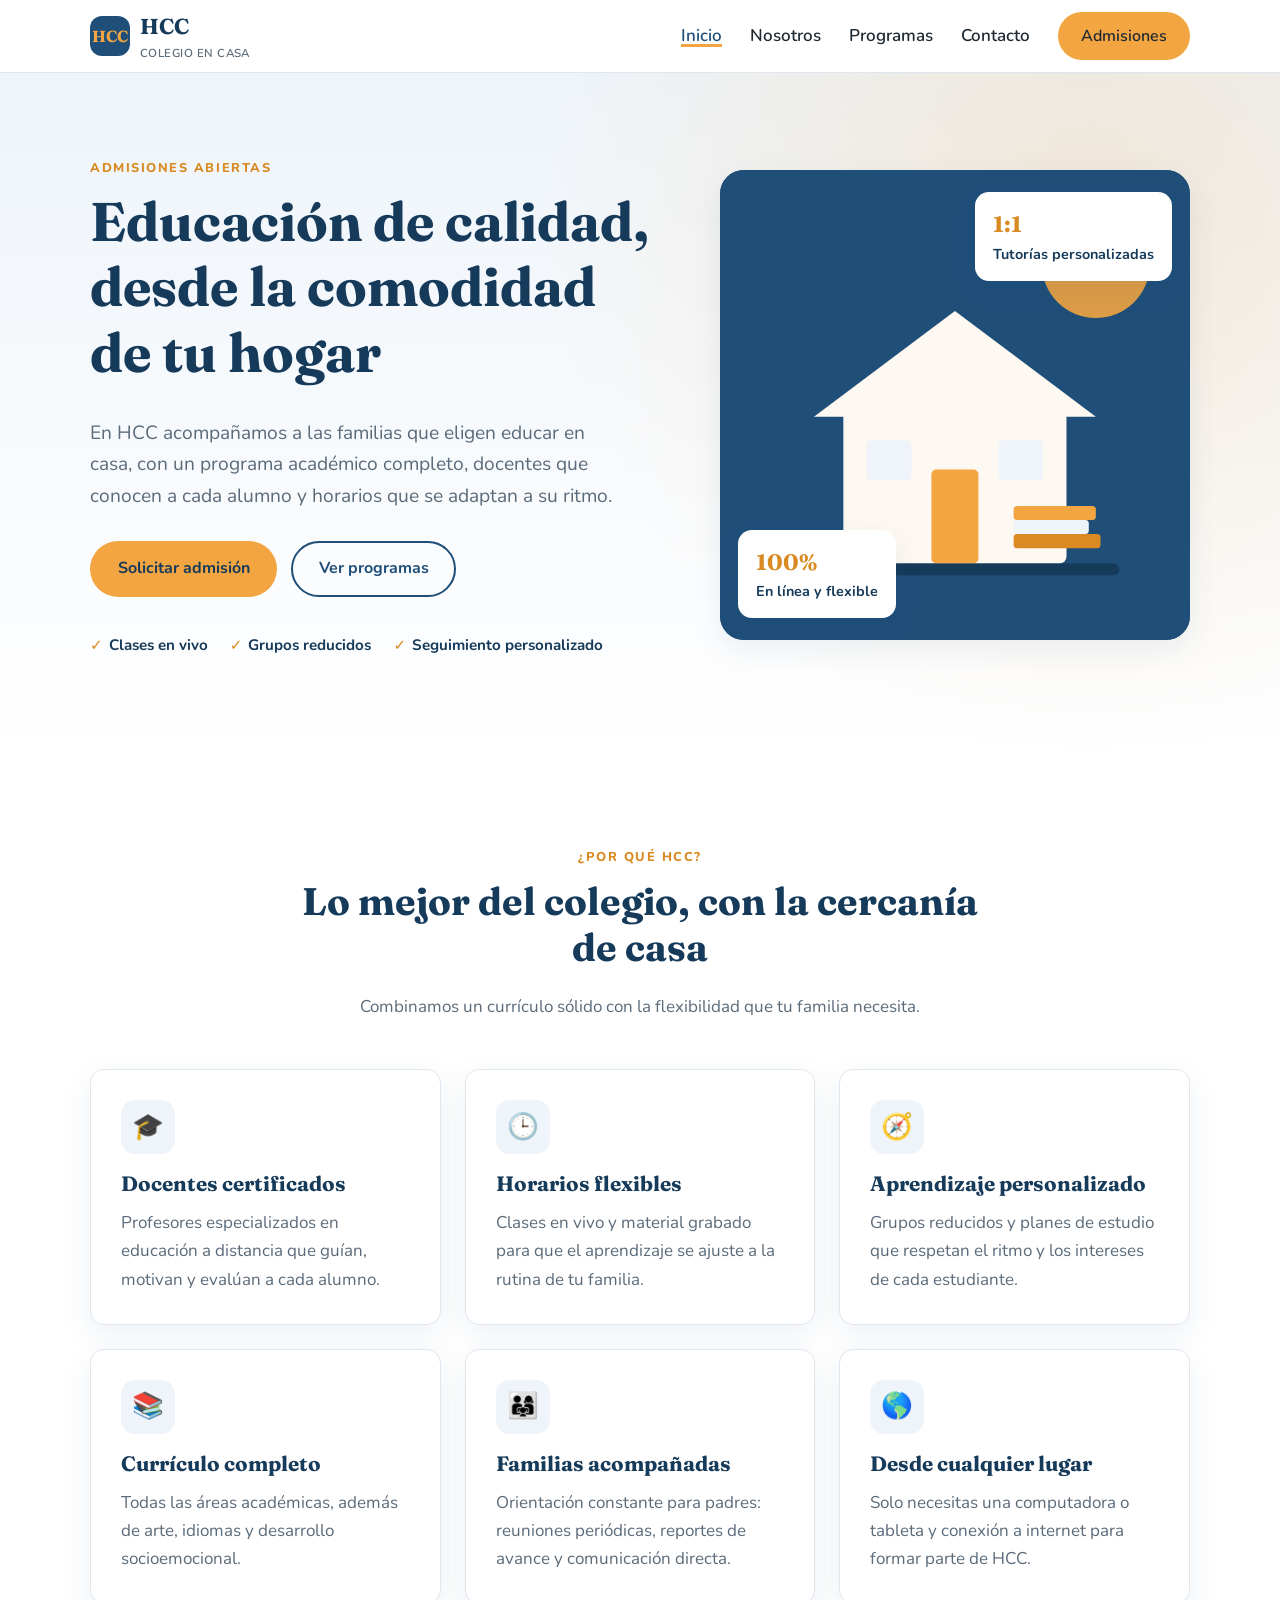
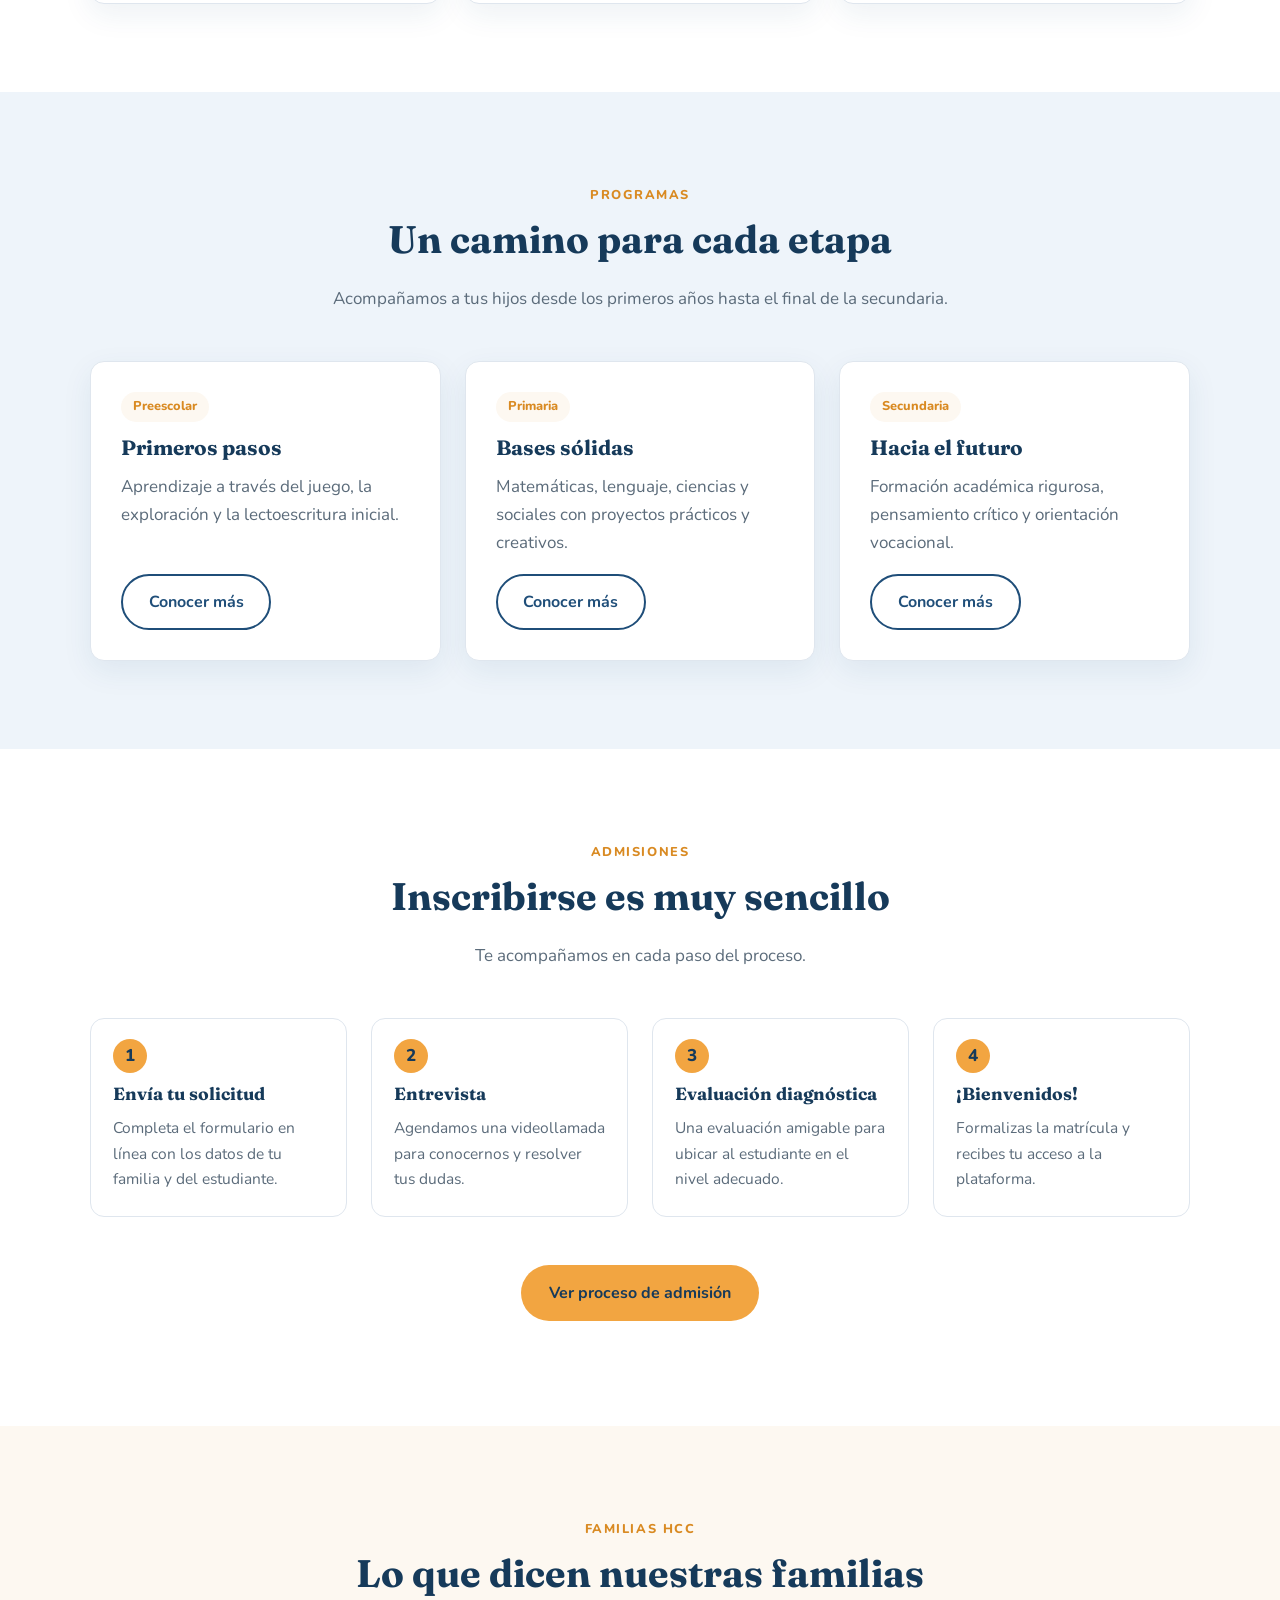
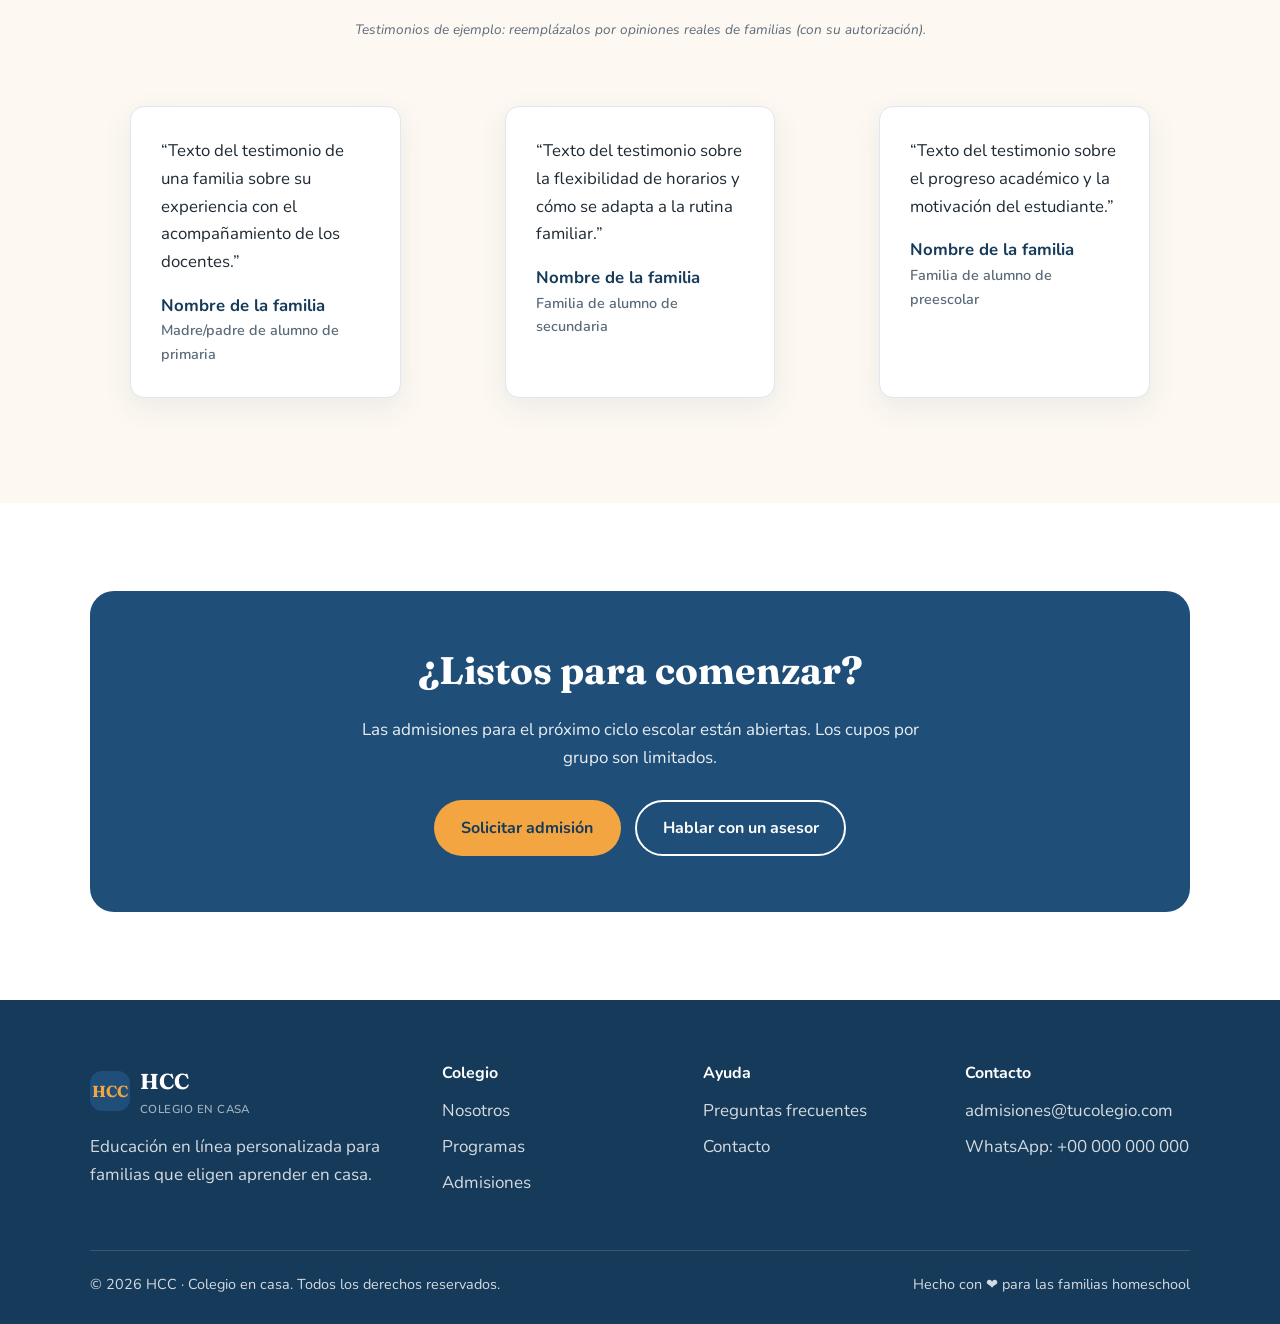
<file: index.html>
<!DOCTYPE html>
<html lang="es">
<head>
  <meta charset="UTF-8">
  <meta name="viewport" content="width=device-width, initial-scale=1">
  <title>HCC · Colegio en casa | Educación en línea para tu familia</title>
  <meta name="description" content="HCC es un colegio en casa en línea: educación personalizada, docentes certificados y flexibilidad de horarios para toda la familia. Admisiones abiertas.">
  <link rel="icon" href="assets/img/favicon.svg" type="image/svg+xml">
  <link rel="preconnect" href="https://fonts.googleapis.com">
  <link rel="preconnect" href="https://fonts.gstatic.com" crossorigin>
  <link href="https://fonts.googleapis.com/css2?family=Fraunces:wght@600;700&family=Nunito:wght@400;600;700;800&display=swap" rel="stylesheet">
  <link rel="stylesheet" href="assets/css/styles.css">
</head>
<body>
  <a class="skip-link" href="#contenido">Saltar al contenido</a>

  <header class="site-header">
    <div class="container header-inner">
      <a class="logo" href="index.html">
        <span class="logo-mark">HCC</span>
        <span>HCC<small>COLEGIO EN CASA</small></span>
      </a>
      <button class="nav-toggle" aria-label="Abrir menú" aria-expanded="false" aria-controls="main-nav">
        <span></span><span></span><span></span>
      </button>
      <nav class="main-nav" id="main-nav" aria-label="Principal">
        <ul>
          <li><a href="index.html" aria-current="page">Inicio</a></li>
          <li><a href="nosotros.html">Nosotros</a></li>
          <li><a href="programas.html">Programas</a></li>
          <li><a href="contacto.html">Contacto</a></li>
          <li><a class="btn btn-primary" href="admisiones.html">Admisiones</a></li>
        </ul>
      </nav>
    </div>
  </header>

  <main id="contenido">
    <!-- Hero -->
    <section class="hero">
      <div class="container hero-grid">
        <div>
          <span class="eyebrow">Admisiones abiertas</span>
          <h1>Educación de calidad, desde la comodidad de tu hogar</h1>
          <p class="lead">En HCC acompañamos a las familias que eligen educar en casa, con un programa académico completo, docentes que conocen a cada alumno y horarios que se adaptan a su ritmo.</p>
          <div class="hero-actions">
            <a class="btn btn-primary" href="admisiones.html#solicitud">Solicitar admisión</a>
            <a class="btn btn-outline" href="programas.html">Ver programas</a>
          </div>
          <div class="hero-badges">
            <span>Clases en vivo</span>
            <span>Grupos reducidos</span>
            <span>Seguimiento personalizado</span>
          </div>
        </div>

        <div class="hero-visual" aria-hidden="true">
          <svg viewBox="0 0 400 400" xmlns="http://www.w3.org/2000/svg">
            <rect width="400" height="400" fill="#1f4e79"/>
            <circle cx="320" cy="80" r="46" fill="#f2a541" opacity=".9"/>
            <path d="M80 210 L200 120 L320 210 Z" fill="#fdf8f1"/>
            <rect x="105" y="205" width="190" height="130" rx="6" fill="#fdf8f1"/>
            <rect x="180" y="255" width="40" height="80" rx="4" fill="#f2a541"/>
            <rect x="125" y="230" width="38" height="34" rx="4" fill="#eef4fa"/>
            <rect x="237" y="230" width="38" height="34" rx="4" fill="#eef4fa"/>
            <rect x="60" y="335" width="280" height="10" rx="5" fill="#163a5a"/>
            <g transform="translate(250 286)">
              <rect width="70" height="12" rx="3" fill="#f2a541"/>
              <rect y="12" width="64" height="12" rx="3" fill="#eef4fa"/>
              <rect y="24" width="74" height="12" rx="3" fill="#d98a22"/>
            </g>
          </svg>
          <div class="hero-card two"><strong>1:1</strong>Tutorías personalizadas</div>
          <div class="hero-card one"><strong>100%</strong>En línea y flexible</div>
        </div>
      </div>
    </section>

    <!-- Beneficios -->
    <section class="section">
      <div class="container">
        <div class="section-header">
          <span class="eyebrow">¿Por qué HCC?</span>
          <h2>Lo mejor del colegio, con la cercanía de casa</h2>
          <p>Combinamos un currículo sólido con la flexibilidad que tu familia necesita.</p>
        </div>
        <div class="grid grid-3">
          <article class="card">
            <div class="card-icon">🎓</div>
            <h3>Docentes certificados</h3>
            <p class="muted">Profesores especializados en educación a distancia que guían, motivan y evalúan a cada alumno.</p>
          </article>
          <article class="card">
            <div class="card-icon">🕒</div>
            <h3>Horarios flexibles</h3>
            <p class="muted">Clases en vivo y material grabado para que el aprendizaje se ajuste a la rutina de tu familia.</p>
          </article>
          <article class="card">
            <div class="card-icon">🧭</div>
            <h3>Aprendizaje personalizado</h3>
            <p class="muted">Grupos reducidos y planes de estudio que respetan el ritmo y los intereses de cada estudiante.</p>
          </article>
          <article class="card">
            <div class="card-icon">📚</div>
            <h3>Currículo completo</h3>
            <p class="muted">Todas las áreas académicas, además de arte, idiomas y desarrollo socioemocional.</p>
          </article>
          <article class="card">
            <div class="card-icon">👨‍👩‍👧</div>
            <h3>Familias acompañadas</h3>
            <p class="muted">Orientación constante para padres: reuniones periódicas, reportes de avance y comunicación directa.</p>
          </article>
          <article class="card">
            <div class="card-icon">🌎</div>
            <h3>Desde cualquier lugar</h3>
            <p class="muted">Solo necesitas una computadora o tableta y conexión a internet para formar parte de HCC.</p>
          </article>
        </div>
      </div>
    </section>

    <!-- Programas -->
    <section class="section section-soft">
      <div class="container">
        <div class="section-header">
          <span class="eyebrow">Programas</span>
          <h2>Un camino para cada etapa</h2>
          <p>Acompañamos a tus hijos desde los primeros años hasta el final de la secundaria.</p>
        </div>
        <div class="grid grid-3">
          <article class="card program-card">
            <span class="tag">Preescolar</span>
            <h3>Primeros pasos</h3>
            <p class="muted">Aprendizaje a través del juego, la exploración y la lectoescritura inicial.</p>
            <a class="btn btn-outline" href="programas.html#preescolar">Conocer más</a>
          </article>
          <article class="card program-card">
            <span class="tag">Primaria</span>
            <h3>Bases sólidas</h3>
            <p class="muted">Matemáticas, lenguaje, ciencias y sociales con proyectos prácticos y creativos.</p>
            <a class="btn btn-outline" href="programas.html#primaria">Conocer más</a>
          </article>
          <article class="card program-card">
            <span class="tag">Secundaria</span>
            <h3>Hacia el futuro</h3>
            <p class="muted">Formación académica rigurosa, pensamiento crítico y orientación vocacional.</p>
            <a class="btn btn-outline" href="programas.html#secundaria">Conocer más</a>
          </article>
        </div>
      </div>
    </section>

    <!-- Cómo funciona -->
    <section class="section">
      <div class="container">
        <div class="section-header">
          <span class="eyebrow">Admisiones</span>
          <h2>Inscribirse es muy sencillo</h2>
          <p>Te acompañamos en cada paso del proceso.</p>
        </div>
        <ol class="steps">
          <li>
            <h3>Envía tu solicitud</h3>
            <p>Completa el formulario en línea con los datos de tu familia y del estudiante.</p>
          </li>
          <li>
            <h3>Entrevista</h3>
            <p>Agendamos una videollamada para conocernos y resolver tus dudas.</p>
          </li>
          <li>
            <h3>Evaluación diagnóstica</h3>
            <p>Una evaluación amigable para ubicar al estudiante en el nivel adecuado.</p>
          </li>
          <li>
            <h3>¡Bienvenidos!</h3>
            <p>Formalizas la matrícula y recibes tu acceso a la plataforma.</p>
          </li>
        </ol>
        <p class="text-center mt-lg">
          <a class="btn btn-primary" href="admisiones.html">Ver proceso de admisión</a>
        </p>
      </div>
    </section>

    <!-- Testimonios -->
    <section class="section section-cream">
      <div class="container">
        <div class="section-header">
          <span class="eyebrow">Familias HCC</span>
          <h2>Lo que dicen nuestras familias</h2>
          <p class="placeholder-note">Testimonios de ejemplo: reemplázalos por opiniones reales de familias (con su autorización).</p>
        </div>
        <div class="grid grid-3">
          <blockquote class="card quote">
            “Texto del testimonio de una familia sobre su experiencia con el acompañamiento de los docentes.”
            <footer>Nombre de la familia<span>Madre/padre de alumno de primaria</span></footer>
          </blockquote>
          <blockquote class="card quote">
            “Texto del testimonio sobre la flexibilidad de horarios y cómo se adapta a la rutina familiar.”
            <footer>Nombre de la familia<span>Familia de alumno de secundaria</span></footer>
          </blockquote>
          <blockquote class="card quote">
            “Texto del testimonio sobre el progreso académico y la motivación del estudiante.”
            <footer>Nombre de la familia<span>Familia de alumno de preescolar</span></footer>
          </blockquote>
        </div>
      </div>
    </section>

    <!-- CTA -->
    <section class="section">
      <div class="container">
        <div class="cta">
          <h2>¿Listos para comenzar?</h2>
          <p>Las admisiones para el próximo ciclo escolar están abiertas. Los cupos por grupo son limitados.</p>
          <div class="hero-actions">
            <a class="btn btn-primary" href="admisiones.html#solicitud">Solicitar admisión</a>
            <a class="btn btn-light" href="contacto.html">Hablar con un asesor</a>
          </div>
        </div>
      </div>
    </section>
  </main>

  <footer class="site-footer">
    <div class="container">
      <div class="footer-grid">
        <div>
          <a class="logo" href="index.html">
            <span class="logo-mark">HCC</span>
            <span>HCC<small>COLEGIO EN CASA</small></span>
          </a>
          <p>Educación en línea personalizada para familias que eligen aprender en casa.</p>
        </div>
        <div>
          <h4>Colegio</h4>
          <ul>
            <li><a href="nosotros.html">Nosotros</a></li>
            <li><a href="programas.html">Programas</a></li>
            <li><a href="admisiones.html">Admisiones</a></li>
          </ul>
        </div>
        <div>
          <h4>Ayuda</h4>
          <ul>
            <li><a href="admisiones.html#preguntas">Preguntas frecuentes</a></li>
            <li><a href="contacto.html">Contacto</a></li>
          </ul>
        </div>
        <div>
          <h4>Contacto</h4>
          <ul>
            <li><a href="mailto:admisiones@tucolegio.com">admisiones@tucolegio.com</a></li>
            <li><a href="https://wa.me/000000000000">WhatsApp: +00 000 000 000</a></li>
          </ul>
        </div>
      </div>
      <div class="footer-bottom">
        <span>© <span data-year></span> HCC · Colegio en casa. Todos los derechos reservados.</span>
        <span>Hecho con ❤ para las familias homeschool</span>
      </div>
    </div>
  </footer>

  <script src="assets/js/main.js"></script>
</body>
</html>
</file>
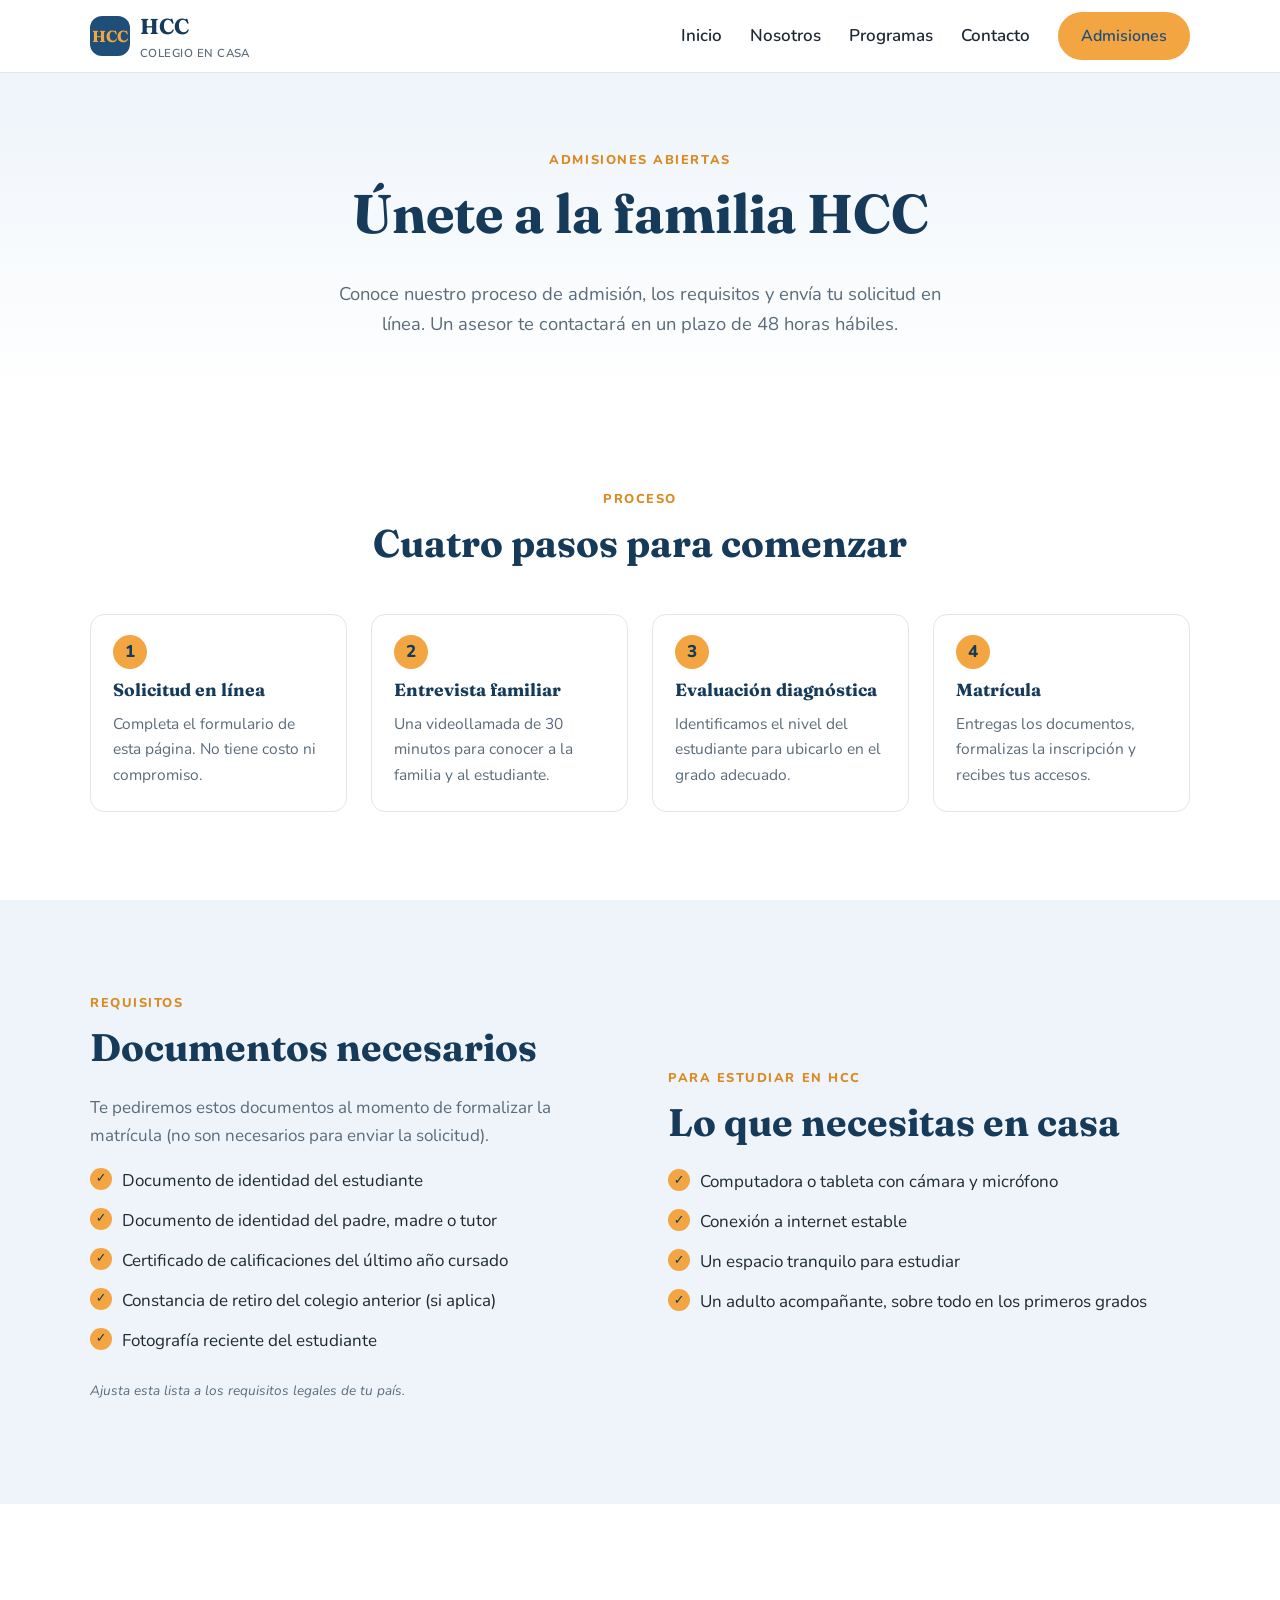
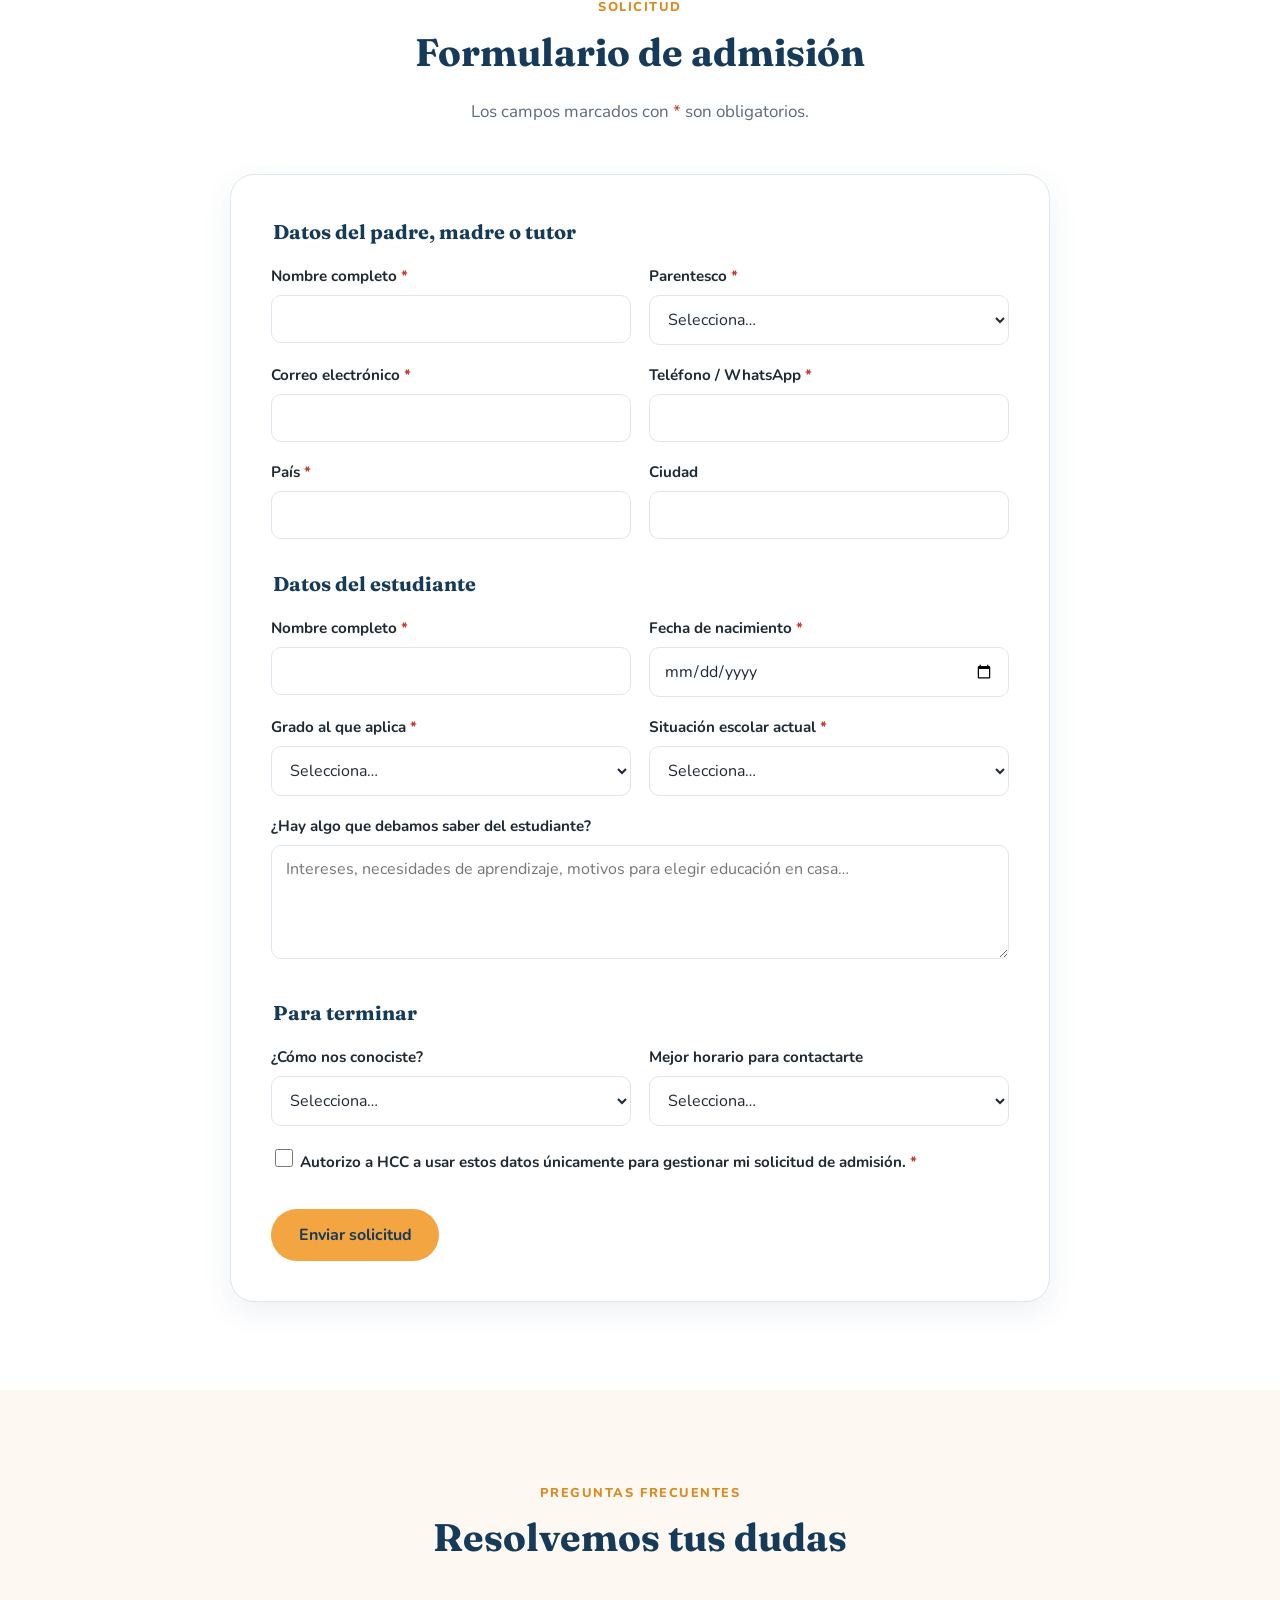
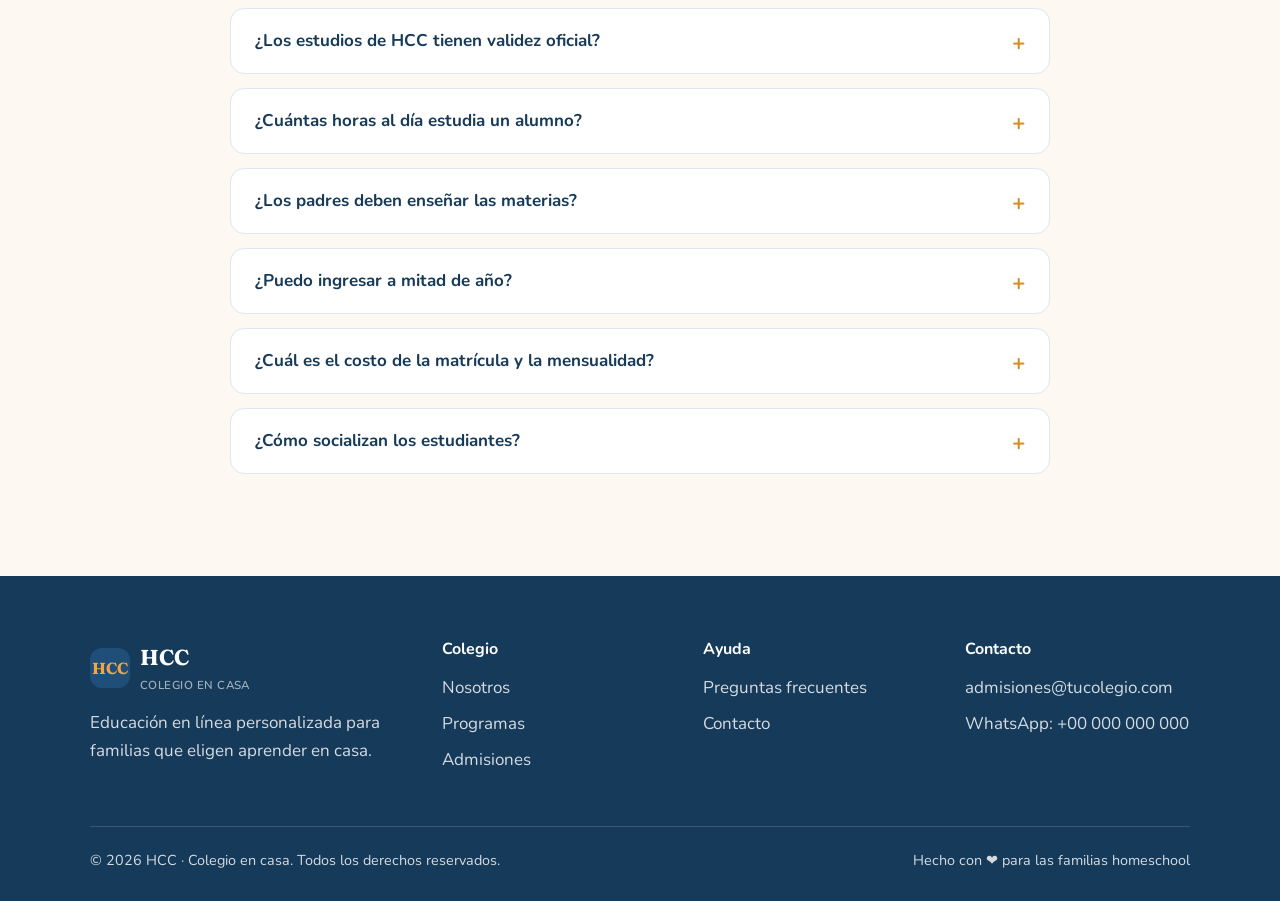
<file: admisiones.html>
<!DOCTYPE html>
<html lang="es">
<head>
  <meta charset="UTF-8">
  <meta name="viewport" content="width=device-width, initial-scale=1">
  <title>Admisiones | HCC · Colegio en casa</title>
  <meta name="description" content="Proceso de admisión de HCC, colegio en casa en línea: requisitos, pasos, fechas y formulario de solicitud para el próximo ciclo escolar.">
  <link rel="icon" href="assets/img/favicon.svg" type="image/svg+xml">
  <link rel="preconnect" href="https://fonts.googleapis.com">
  <link rel="preconnect" href="https://fonts.gstatic.com" crossorigin>
  <link href="https://fonts.googleapis.com/css2?family=Fraunces:wght@600;700&family=Nunito:wght@400;600;700;800&display=swap" rel="stylesheet">
  <link rel="stylesheet" href="assets/css/styles.css">
</head>
<body>
  <a class="skip-link" href="#contenido">Saltar al contenido</a>

  <header class="site-header">
    <div class="container header-inner">
      <a class="logo" href="index.html">
        <span class="logo-mark">HCC</span>
        <span>HCC<small>COLEGIO EN CASA</small></span>
      </a>
      <button class="nav-toggle" aria-label="Abrir menú" aria-expanded="false" aria-controls="main-nav">
        <span></span><span></span><span></span>
      </button>
      <nav class="main-nav" id="main-nav" aria-label="Principal">
        <ul>
          <li><a href="index.html">Inicio</a></li>
          <li><a href="nosotros.html">Nosotros</a></li>
          <li><a href="programas.html">Programas</a></li>
          <li><a href="contacto.html">Contacto</a></li>
          <li><a class="btn btn-primary" href="admisiones.html" aria-current="page">Admisiones</a></li>
        </ul>
      </nav>
    </div>
  </header>

  <main id="contenido">
    <section class="page-hero">
      <div class="container">
        <span class="eyebrow">Admisiones abiertas</span>
        <h1>Únete a la familia HCC</h1>
        <p>Conoce nuestro proceso de admisión, los requisitos y envía tu solicitud en línea. Un asesor te contactará en un plazo de 48 horas hábiles.</p>
      </div>
    </section>

    <!-- Proceso -->
    <section class="section">
      <div class="container">
        <div class="section-header">
          <span class="eyebrow">Proceso</span>
          <h2>Cuatro pasos para comenzar</h2>
        </div>
        <ol class="steps">
          <li>
            <h3>Solicitud en línea</h3>
            <p>Completa el formulario de esta página. No tiene costo ni compromiso.</p>
          </li>
          <li>
            <h3>Entrevista familiar</h3>
            <p>Una videollamada de 30 minutos para conocer a la familia y al estudiante.</p>
          </li>
          <li>
            <h3>Evaluación diagnóstica</h3>
            <p>Identificamos el nivel del estudiante para ubicarlo en el grado adecuado.</p>
          </li>
          <li>
            <h3>Matrícula</h3>
            <p>Entregas los documentos, formalizas la inscripción y recibes tus accesos.</p>
          </li>
        </ol>
      </div>
    </section>

    <!-- Requisitos -->
    <section class="section section-soft">
      <div class="container split">
        <div>
          <span class="eyebrow">Requisitos</span>
          <h2>Documentos necesarios</h2>
          <p class="muted">Te pediremos estos documentos al momento de formalizar la matrícula (no son necesarios para enviar la solicitud).</p>
          <ul class="check-list">
            <li>Documento de identidad del estudiante</li>
            <li>Documento de identidad del padre, madre o tutor</li>
            <li>Certificado de calificaciones del último año cursado</li>
            <li>Constancia de retiro del colegio anterior (si aplica)</li>
            <li>Fotografía reciente del estudiante</li>
          </ul>
          <p class="placeholder-note">Ajusta esta lista a los requisitos legales de tu país.</p>
        </div>
        <div>
          <span class="eyebrow">Para estudiar en HCC</span>
          <h2>Lo que necesitas en casa</h2>
          <ul class="check-list">
            <li>Computadora o tableta con cámara y micrófono</li>
            <li>Conexión a internet estable</li>
            <li>Un espacio tranquilo para estudiar</li>
            <li>Un adulto acompañante, sobre todo en los primeros grados</li>
          </ul>
        </div>
      </div>
    </section>

    <!-- Formulario -->
    <section class="section" id="solicitud">
      <div class="container" style="max-width: 860px;">
        <div class="section-header">
          <span class="eyebrow">Solicitud</span>
          <h2>Formulario de admisión</h2>
          <p>Los campos marcados con <span style="color: var(--color-error)">*</span> son obligatorios.</p>
        </div>

        <!--
          Para recibir las solicitudes por correo, crea un formulario en https://formspree.io
          y reemplaza action="#" por la URL que te den (ej. https://formspree.io/f/abcdwxyz).
          Mientras action sea "#", el envío se simula.
        -->
        <form class="form-card" action="#" method="POST" novalidate data-form
              data-success="¡Gracias! Hemos recibido tu solicitud. Un asesor de admisiones te contactará en un plazo de 48 horas hábiles.">
          <input type="hidden" name="_subject" value="Nueva solicitud de admisión — HCC">

          <fieldset>
            <legend>Datos del padre, madre o tutor</legend>
            <div class="form-grid">
              <div class="field">
                <label for="tutor-nombre">Nombre completo <span class="req">*</span></label>
                <input id="tutor-nombre" name="tutor_nombre" type="text" autocomplete="name" required>
                <p class="error-msg" aria-live="polite"></p>
              </div>
              <div class="field">
                <label for="tutor-parentesco">Parentesco <span class="req">*</span></label>
                <select id="tutor-parentesco" name="tutor_parentesco" required>
                  <option value="">Selecciona…</option>
                  <option>Madre</option>
                  <option>Padre</option>
                  <option>Tutor/a legal</option>
                  <option>Otro</option>
                </select>
                <p class="error-msg" aria-live="polite"></p>
              </div>
              <div class="field">
                <label for="tutor-email">Correo electrónico <span class="req">*</span></label>
                <input id="tutor-email" name="email" type="email" autocomplete="email" required
                       data-error="Ingresa un correo válido, por ejemplo nombre@correo.com.">
                <p class="error-msg" aria-live="polite"></p>
              </div>
              <div class="field">
                <label for="tutor-telefono">Teléfono / WhatsApp <span class="req">*</span></label>
                <input id="tutor-telefono" name="telefono" type="tel" autocomplete="tel" required
                       pattern="[0-9\+\(\)\s\-]{7,20}" data-error="Ingresa un teléfono válido (solo números, espacios, + o -).">
                <p class="error-msg" aria-live="polite"></p>
              </div>
              <div class="field">
                <label for="tutor-pais">País <span class="req">*</span></label>
                <input id="tutor-pais" name="pais" type="text" autocomplete="country-name" required>
                <p class="error-msg" aria-live="polite"></p>
              </div>
              <div class="field">
                <label for="tutor-ciudad">Ciudad</label>
                <input id="tutor-ciudad" name="ciudad" type="text" autocomplete="address-level2">
                <p class="error-msg" aria-live="polite"></p>
              </div>
            </div>
          </fieldset>

          <fieldset>
            <legend>Datos del estudiante</legend>
            <div class="form-grid">
              <div class="field">
                <label for="est-nombre">Nombre completo <span class="req">*</span></label>
                <input id="est-nombre" name="estudiante_nombre" type="text" required>
                <p class="error-msg" aria-live="polite"></p>
              </div>
              <div class="field">
                <label for="est-nacimiento">Fecha de nacimiento <span class="req">*</span></label>
                <input id="est-nacimiento" name="estudiante_nacimiento" type="date" required>
                <p class="error-msg" aria-live="polite"></p>
              </div>
              <div class="field">
                <label for="est-grado">Grado al que aplica <span class="req">*</span></label>
                <select id="est-grado" name="grado" required>
                  <option value="">Selecciona…</option>
                  <optgroup label="Preescolar">
                    <option>Prekínder</option>
                    <option>Kínder</option>
                    <option>Transición</option>
                  </optgroup>
                  <optgroup label="Primaria">
                    <option>1.º primaria</option>
                    <option>2.º primaria</option>
                    <option>3.º primaria</option>
                    <option>4.º primaria</option>
                    <option>5.º primaria</option>
                    <option>6.º primaria</option>
                  </optgroup>
                  <optgroup label="Secundaria">
                    <option>1.º secundaria</option>
                    <option>2.º secundaria</option>
                    <option>3.º secundaria</option>
                    <option>4.º secundaria</option>
                    <option>5.º secundaria</option>
                    <option>6.º secundaria</option>
                  </optgroup>
                </select>
                <p class="error-msg" aria-live="polite"></p>
              </div>
              <div class="field">
                <label for="est-situacion">Situación escolar actual <span class="req">*</span></label>
                <select id="est-situacion" name="situacion_actual" required>
                  <option value="">Selecciona…</option>
                  <option>Asiste a un colegio presencial</option>
                  <option>Ya estudia en casa (homeschool)</option>
                  <option>Asiste a otro colegio en línea</option>
                  <option>No está escolarizado actualmente</option>
                </select>
                <p class="error-msg" aria-live="polite"></p>
              </div>
              <div class="field full">
                <label for="est-necesidades">¿Hay algo que debamos saber del estudiante?</label>
                <textarea id="est-necesidades" name="observaciones" rows="4"
                          placeholder="Intereses, necesidades de aprendizaje, motivos para elegir educación en casa…"></textarea>
                <p class="error-msg" aria-live="polite"></p>
              </div>
            </div>
          </fieldset>

          <fieldset>
            <legend>Para terminar</legend>
            <div class="form-grid">
              <div class="field">
                <label for="fuente">¿Cómo nos conociste?</label>
                <select id="fuente" name="como_nos_conocio">
                  <option value="">Selecciona…</option>
                  <option>Recomendación de otra familia</option>
                  <option>Redes sociales</option>
                  <option>Búsqueda en internet</option>
                  <option>Otro</option>
                </select>
              </div>
              <div class="field">
                <label for="horario">Mejor horario para contactarte</label>
                <select id="horario" name="horario_contacto">
                  <option value="">Selecciona…</option>
                  <option>Mañana</option>
                  <option>Tarde</option>
                  <option>Noche</option>
                </select>
              </div>
              <div class="field full">
                <label class="field-check" for="acepto">
                  <input id="acepto" name="acepta_privacidad" type="checkbox" value="sí" required
                         data-error="Debes aceptar el tratamiento de datos para continuar.">
                  <span>Autorizo a HCC a usar estos datos únicamente para gestionar mi solicitud de admisión. <span class="req">*</span></span>
                </label>
                <p class="error-msg" aria-live="polite"></p>
              </div>
            </div>
          </fieldset>

          <div class="hp-field" aria-hidden="true">
            <label>No llenar este campo <input type="text" name="_gotcha" tabindex="-1" autocomplete="off"></label>
          </div>

          <button class="btn btn-primary" type="submit">Enviar solicitud</button>
          <div class="form-status" role="status" aria-live="polite"></div>
        </form>
      </div>
    </section>

    <!-- FAQ -->
    <section class="section section-cream" id="preguntas">
      <div class="container">
        <div class="section-header">
          <span class="eyebrow">Preguntas frecuentes</span>
          <h2>Resolvemos tus dudas</h2>
        </div>
        <div class="faq">
          <details>
            <summary>¿Los estudios de HCC tienen validez oficial?</summary>
            <p>Explica aquí el respaldo legal del colegio (registro, convenio o acreditación) y cómo se certifican los grados en tu país.</p>
          </details>
          <details>
            <summary>¿Cuántas horas al día estudia un alumno?</summary>
            <p>Depende del nivel. Como referencia, en preescolar son sesiones cortas de 1 a 2 horas y en secundaria entre 4 y 5 horas, combinando clases en vivo y trabajo autónomo.</p>
          </details>
          <details>
            <summary>¿Los padres deben enseñar las materias?</summary>
            <p>No. Nuestros docentes dictan las clases y evalúan. A los padres les pedimos acompañar la rutina y estar en contacto con el equipo, especialmente en los primeros grados.</p>
          </details>
          <details>
            <summary>¿Puedo ingresar a mitad de año?</summary>
            <p>Sí, aceptamos ingresos durante el año escolar según la disponibilidad de cupos. La evaluación diagnóstica nos ayuda a planear la nivelación necesaria.</p>
          </details>
          <details>
            <summary>¿Cuál es el costo de la matrícula y la mensualidad?</summary>
            <p>Escríbenos o envía la solicitud y un asesor te compartirá los valores vigentes, las opciones de pago y los descuentos por hermanos.</p>
          </details>
          <details>
            <summary>¿Cómo socializan los estudiantes?</summary>
            <p>Las clases son en grupos reducidos y en vivo, con trabajos en equipo, clubes virtuales y encuentros presenciales opcionales.</p>
          </details>
        </div>
      </div>
    </section>
  </main>

  <footer class="site-footer">
    <div class="container">
      <div class="footer-grid">
        <div>
          <a class="logo" href="index.html">
            <span class="logo-mark">HCC</span>
            <span>HCC<small>COLEGIO EN CASA</small></span>
          </a>
          <p>Educación en línea personalizada para familias que eligen aprender en casa.</p>
        </div>
        <div>
          <h4>Colegio</h4>
          <ul>
            <li><a href="nosotros.html">Nosotros</a></li>
            <li><a href="programas.html">Programas</a></li>
            <li><a href="admisiones.html">Admisiones</a></li>
          </ul>
        </div>
        <div>
          <h4>Ayuda</h4>
          <ul>
            <li><a href="admisiones.html#preguntas">Preguntas frecuentes</a></li>
            <li><a href="contacto.html">Contacto</a></li>
          </ul>
        </div>
        <div>
          <h4>Contacto</h4>
          <ul>
            <li><a href="mailto:admisiones@tucolegio.com">admisiones@tucolegio.com</a></li>
            <li><a href="https://wa.me/000000000000">WhatsApp: +00 000 000 000</a></li>
          </ul>
        </div>
      </div>
      <div class="footer-bottom">
        <span>© <span data-year></span> HCC · Colegio en casa. Todos los derechos reservados.</span>
        <span>Hecho con ❤ para las familias homeschool</span>
      </div>
    </div>
  </footer>

  <script src="assets/js/main.js"></script>
</body>
</html>
</file>
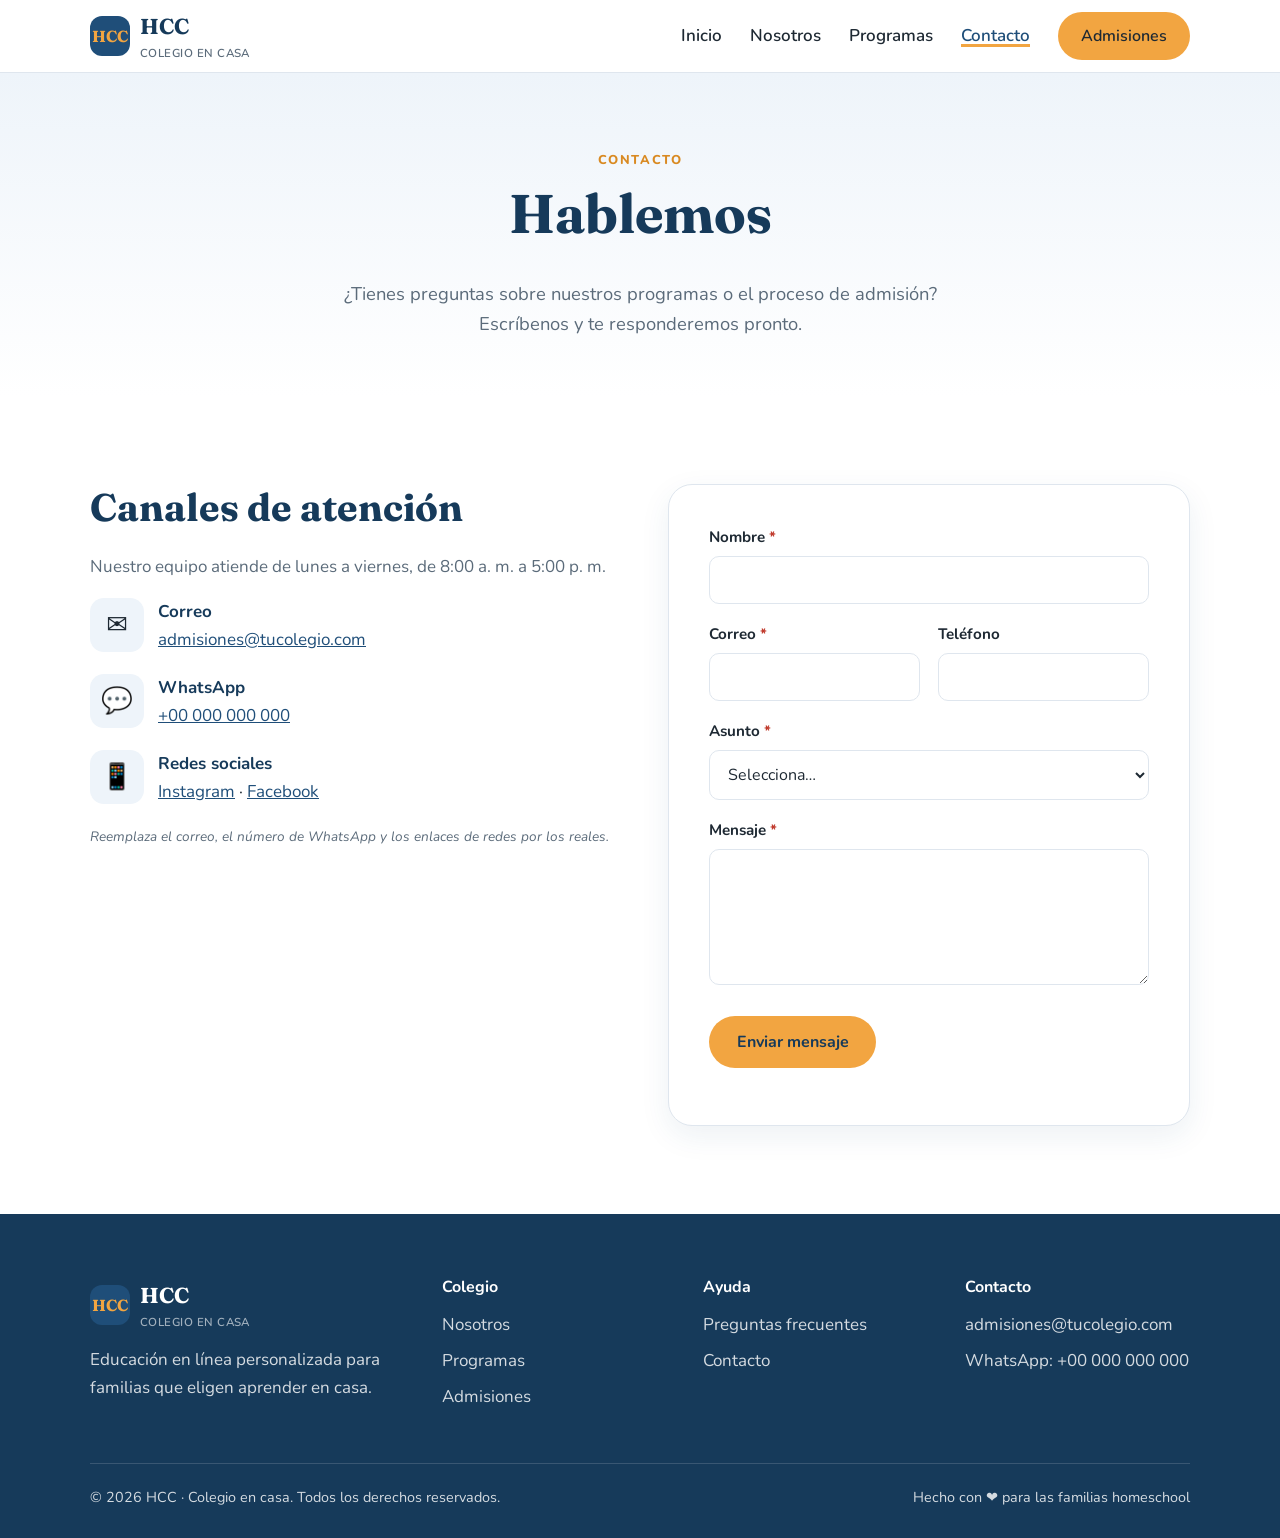
<file: contacto.html>
<!DOCTYPE html>
<html lang="es">
<head>
  <meta charset="UTF-8">
  <meta name="viewport" content="width=device-width, initial-scale=1">
  <title>Contacto | HCC · Colegio en casa</title>
  <meta name="description" content="Contáctanos: resuelve tus dudas sobre HCC, colegio en casa en línea, por correo, WhatsApp o mediante nuestro formulario.">
  <link rel="icon" href="assets/img/favicon.svg" type="image/svg+xml">
  <link rel="preconnect" href="https://fonts.googleapis.com">
  <link rel="preconnect" href="https://fonts.gstatic.com" crossorigin>
  <link href="https://fonts.googleapis.com/css2?family=Fraunces:wght@600;700&family=Nunito:wght@400;600;700;800&display=swap" rel="stylesheet">
  <link rel="stylesheet" href="assets/css/styles.css">
</head>
<body>
  <a class="skip-link" href="#contenido">Saltar al contenido</a>

  <header class="site-header">
    <div class="container header-inner">
      <a class="logo" href="index.html">
        <span class="logo-mark">HCC</span>
        <span>HCC<small>COLEGIO EN CASA</small></span>
      </a>
      <button class="nav-toggle" aria-label="Abrir menú" aria-expanded="false" aria-controls="main-nav">
        <span></span><span></span><span></span>
      </button>
      <nav class="main-nav" id="main-nav" aria-label="Principal">
        <ul>
          <li><a href="index.html">Inicio</a></li>
          <li><a href="nosotros.html">Nosotros</a></li>
          <li><a href="programas.html">Programas</a></li>
          <li><a href="contacto.html" aria-current="page">Contacto</a></li>
          <li><a class="btn btn-primary" href="admisiones.html">Admisiones</a></li>
        </ul>
      </nav>
    </div>
  </header>

  <main id="contenido">
    <section class="page-hero">
      <div class="container">
        <span class="eyebrow">Contacto</span>
        <h1>Hablemos</h1>
        <p>¿Tienes preguntas sobre nuestros programas o el proceso de admisión? Escríbenos y te responderemos pronto.</p>
      </div>
    </section>

    <section class="section">
      <div class="container split" style="align-items: start;">
        <div>
          <h2>Canales de atención</h2>
          <p class="muted">Nuestro equipo atiende de lunes a viernes, de 8:00 a. m. a 5:00 p. m.</p>
          <ul class="contact-list">
            <li>
              <span class="card-icon">✉️</span>
              <div><strong>Correo</strong><a href="mailto:admisiones@tucolegio.com">admisiones@tucolegio.com</a></div>
            </li>
            <li>
              <span class="card-icon">💬</span>
              <div><strong>WhatsApp</strong><a href="https://wa.me/000000000000">+00 000 000 000</a></div>
            </li>
            <li>
              <span class="card-icon">📱</span>
              <div><strong>Redes sociales</strong><a href="#">Instagram</a> · <a href="#">Facebook</a></div>
            </li>
          </ul>
          <p class="placeholder-note">Reemplaza el correo, el número de WhatsApp y los enlaces de redes por los reales.</p>
        </div>

        <form class="form-card" action="#" method="POST" novalidate data-form
              data-success="¡Gracias por escribirnos! Te responderemos en menos de 24 horas hábiles.">
          <input type="hidden" name="_subject" value="Nuevo mensaje de contacto — HCC">
          <div class="form-grid">
            <div class="field full">
              <label for="c-nombre">Nombre <span class="req">*</span></label>
              <input id="c-nombre" name="nombre" type="text" autocomplete="name" required>
              <p class="error-msg" aria-live="polite"></p>
            </div>
            <div class="field">
              <label for="c-email">Correo <span class="req">*</span></label>
              <input id="c-email" name="email" type="email" autocomplete="email" required
                     data-error="Ingresa un correo válido, por ejemplo nombre@correo.com.">
              <p class="error-msg" aria-live="polite"></p>
            </div>
            <div class="field">
              <label for="c-telefono">Teléfono</label>
              <input id="c-telefono" name="telefono" type="tel" autocomplete="tel"
                     pattern="[0-9\+\(\)\s\-]{7,20}" data-error="Ingresa un teléfono válido.">
              <p class="error-msg" aria-live="polite"></p>
            </div>
            <div class="field full">
              <label for="c-asunto">Asunto <span class="req">*</span></label>
              <select id="c-asunto" name="asunto" required>
                <option value="">Selecciona…</option>
                <option>Información sobre programas</option>
                <option>Proceso de admisión</option>
                <option>Costos y formas de pago</option>
                <option>Otro</option>
              </select>
              <p class="error-msg" aria-live="polite"></p>
            </div>
            <div class="field full">
              <label for="c-mensaje">Mensaje <span class="req">*</span></label>
              <textarea id="c-mensaje" name="mensaje" rows="5" required minlength="10"
                        data-error="Escribe tu mensaje (mínimo 10 caracteres)."></textarea>
              <p class="error-msg" aria-live="polite"></p>
            </div>
          </div>
          <div class="hp-field" aria-hidden="true">
            <label>No llenar este campo <input type="text" name="_gotcha" tabindex="-1" autocomplete="off"></label>
          </div>
          <p style="margin-top: 22px;"><button class="btn btn-primary" type="submit">Enviar mensaje</button></p>
          <div class="form-status" role="status" aria-live="polite"></div>
        </form>
      </div>
    </section>
  </main>

  <footer class="site-footer">
    <div class="container">
      <div class="footer-grid">
        <div>
          <a class="logo" href="index.html">
            <span class="logo-mark">HCC</span>
            <span>HCC<small>COLEGIO EN CASA</small></span>
          </a>
          <p>Educación en línea personalizada para familias que eligen aprender en casa.</p>
        </div>
        <div>
          <h4>Colegio</h4>
          <ul>
            <li><a href="nosotros.html">Nosotros</a></li>
            <li><a href="programas.html">Programas</a></li>
            <li><a href="admisiones.html">Admisiones</a></li>
          </ul>
        </div>
        <div>
          <h4>Ayuda</h4>
          <ul>
            <li><a href="admisiones.html#preguntas">Preguntas frecuentes</a></li>
            <li><a href="contacto.html">Contacto</a></li>
          </ul>
        </div>
        <div>
          <h4>Contacto</h4>
          <ul>
            <li><a href="mailto:admisiones@tucolegio.com">admisiones@tucolegio.com</a></li>
            <li><a href="https://wa.me/000000000000">WhatsApp: +00 000 000 000</a></li>
          </ul>
        </div>
      </div>
      <div class="footer-bottom">
        <span>© <span data-year></span> HCC · Colegio en casa. Todos los derechos reservados.</span>
        <span>Hecho con ❤ para las familias homeschool</span>
      </div>
    </div>
  </footer>

  <script src="assets/js/main.js"></script>
</body>
</html>
</file>
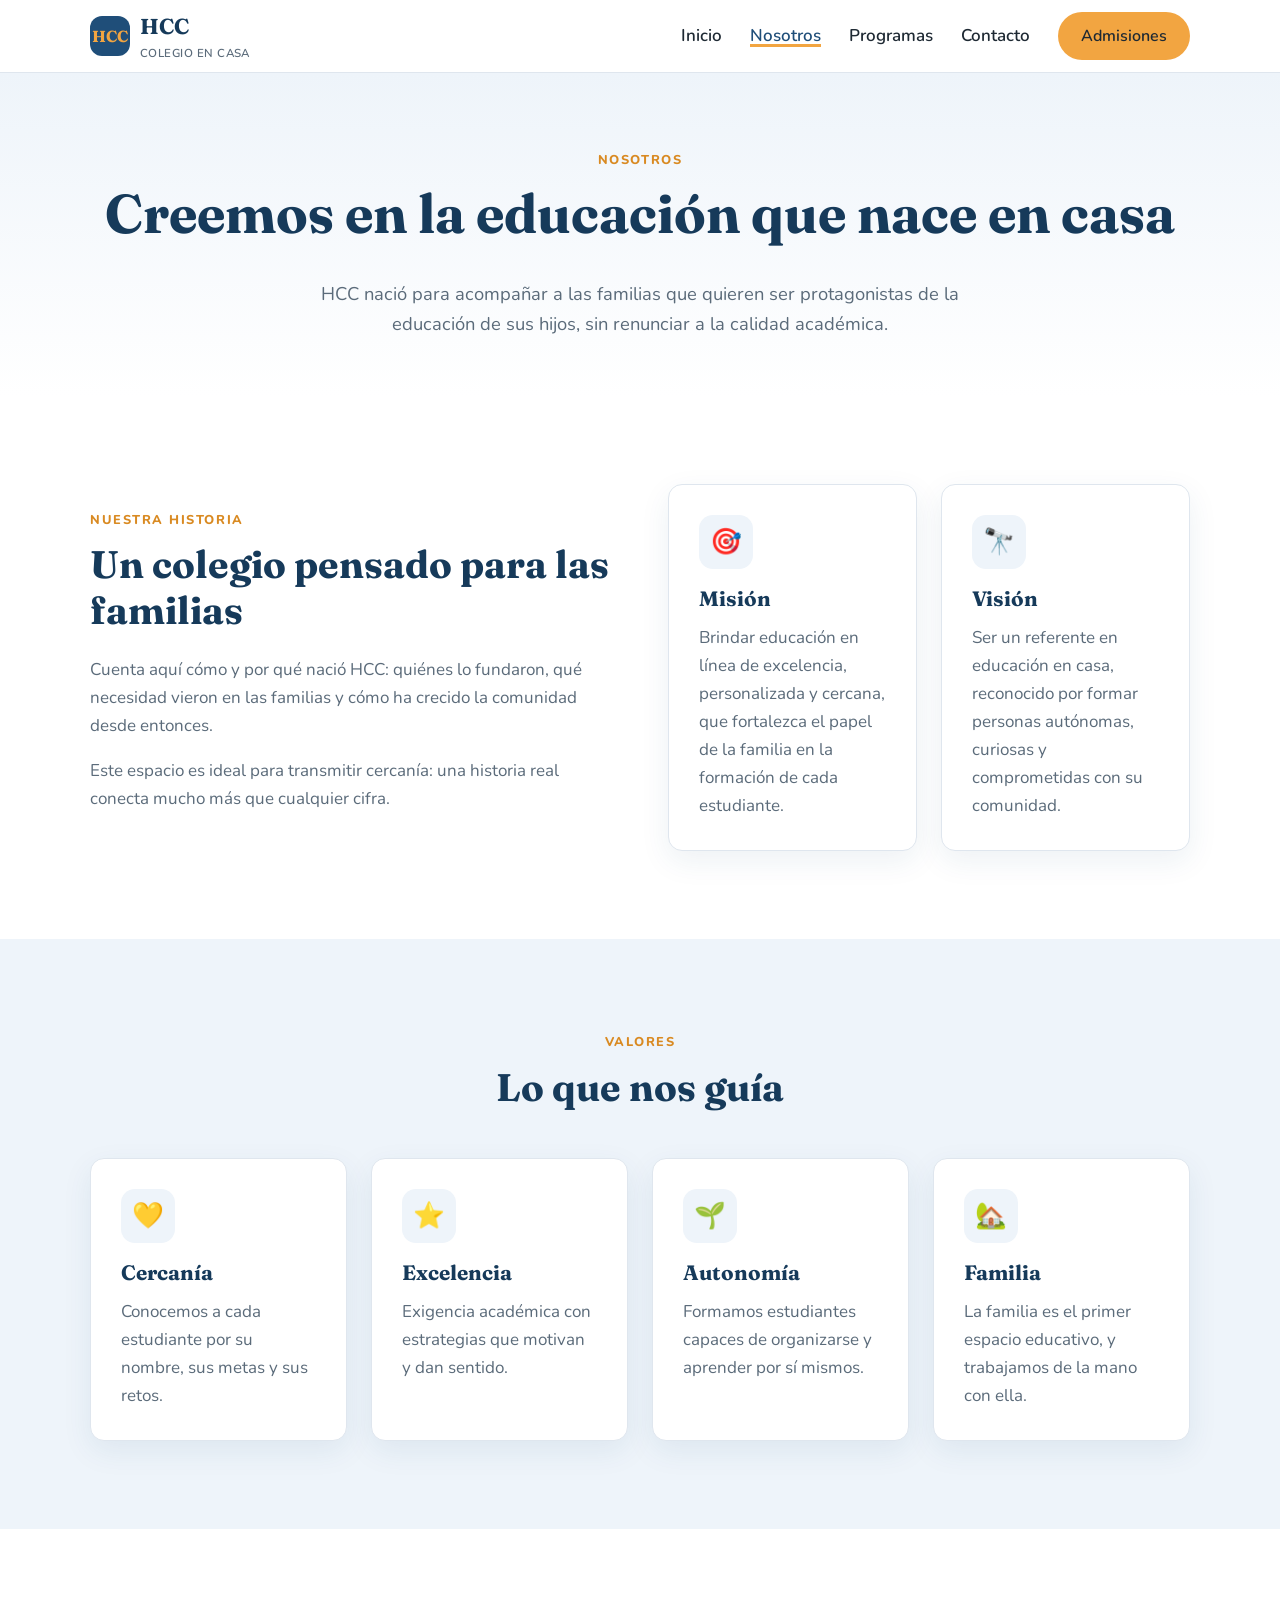
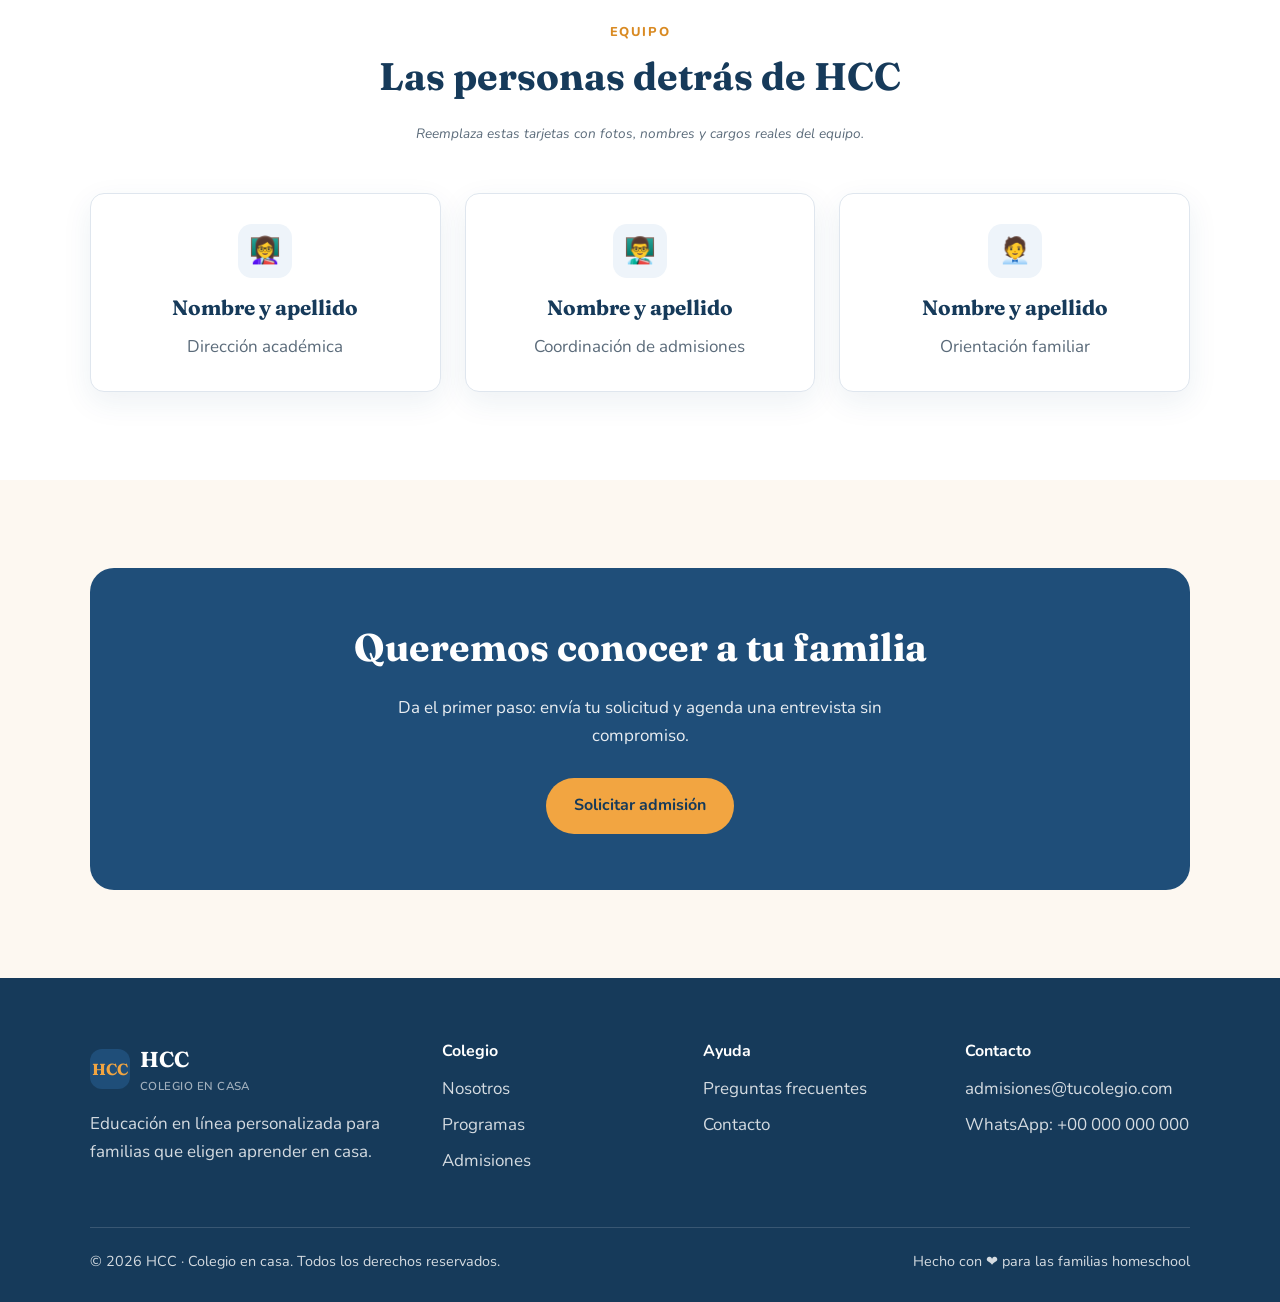
<file: nosotros.html>
<!DOCTYPE html>
<html lang="es">
<head>
  <meta charset="UTF-8">
  <meta name="viewport" content="width=device-width, initial-scale=1">
  <title>Nosotros | HCC · Colegio en casa</title>
  <meta name="description" content="Conoce HCC, colegio en casa en línea: nuestra misión, visión, valores y el equipo que acompaña a cada familia.">
  <link rel="icon" href="assets/img/favicon.svg" type="image/svg+xml">
  <link rel="preconnect" href="https://fonts.googleapis.com">
  <link rel="preconnect" href="https://fonts.gstatic.com" crossorigin>
  <link href="https://fonts.googleapis.com/css2?family=Fraunces:wght@600;700&family=Nunito:wght@400;600;700;800&display=swap" rel="stylesheet">
  <link rel="stylesheet" href="assets/css/styles.css">
</head>
<body>
  <a class="skip-link" href="#contenido">Saltar al contenido</a>

  <header class="site-header">
    <div class="container header-inner">
      <a class="logo" href="index.html">
        <span class="logo-mark">HCC</span>
        <span>HCC<small>COLEGIO EN CASA</small></span>
      </a>
      <button class="nav-toggle" aria-label="Abrir menú" aria-expanded="false" aria-controls="main-nav">
        <span></span><span></span><span></span>
      </button>
      <nav class="main-nav" id="main-nav" aria-label="Principal">
        <ul>
          <li><a href="index.html">Inicio</a></li>
          <li><a href="nosotros.html" aria-current="page">Nosotros</a></li>
          <li><a href="programas.html">Programas</a></li>
          <li><a href="contacto.html">Contacto</a></li>
          <li><a class="btn btn-primary" href="admisiones.html">Admisiones</a></li>
        </ul>
      </nav>
    </div>
  </header>

  <main id="contenido">
    <section class="page-hero">
      <div class="container">
        <span class="eyebrow">Nosotros</span>
        <h1>Creemos en la educación que nace en casa</h1>
        <p>HCC nació para acompañar a las familias que quieren ser protagonistas de la educación de sus hijos, sin renunciar a la calidad académica.</p>
      </div>
    </section>

    <section class="section">
      <div class="container split">
        <div>
          <span class="eyebrow">Nuestra historia</span>
          <h2>Un colegio pensado para las familias</h2>
          <p class="muted">Cuenta aquí cómo y por qué nació HCC: quiénes lo fundaron, qué necesidad vieron en las familias y cómo ha crecido la comunidad desde entonces.</p>
          <p class="muted">Este espacio es ideal para transmitir cercanía: una historia real conecta mucho más que cualquier cifra.</p>
        </div>
        <div class="grid grid-2">
          <article class="card">
            <div class="card-icon">🎯</div>
            <h3>Misión</h3>
            <p class="muted">Brindar educación en línea de excelencia, personalizada y cercana, que fortalezca el papel de la familia en la formación de cada estudiante.</p>
          </article>
          <article class="card">
            <div class="card-icon">🔭</div>
            <h3>Visión</h3>
            <p class="muted">Ser un referente en educación en casa, reconocido por formar personas autónomas, curiosas y comprometidas con su comunidad.</p>
          </article>
        </div>
      </div>
    </section>

    <section class="section section-soft">
      <div class="container">
        <div class="section-header">
          <span class="eyebrow">Valores</span>
          <h2>Lo que nos guía</h2>
        </div>
        <div class="grid grid-4">
          <article class="card">
            <div class="card-icon">💛</div>
            <h3>Cercanía</h3>
            <p class="muted">Conocemos a cada estudiante por su nombre, sus metas y sus retos.</p>
          </article>
          <article class="card">
            <div class="card-icon">⭐</div>
            <h3>Excelencia</h3>
            <p class="muted">Exigencia académica con estrategias que motivan y dan sentido.</p>
          </article>
          <article class="card">
            <div class="card-icon">🌱</div>
            <h3>Autonomía</h3>
            <p class="muted">Formamos estudiantes capaces de organizarse y aprender por sí mismos.</p>
          </article>
          <article class="card">
            <div class="card-icon">🏡</div>
            <h3>Familia</h3>
            <p class="muted">La familia es el primer espacio educativo, y trabajamos de la mano con ella.</p>
          </article>
        </div>
      </div>
    </section>

    <section class="section">
      <div class="container">
        <div class="section-header">
          <span class="eyebrow">Equipo</span>
          <h2>Las personas detrás de HCC</h2>
          <p class="placeholder-note">Reemplaza estas tarjetas con fotos, nombres y cargos reales del equipo.</p>
        </div>
        <div class="grid grid-3">
          <article class="card text-center">
            <div class="card-icon" style="margin: 0 auto 18px;">👩‍🏫</div>
            <h3>Nombre y apellido</h3>
            <p class="muted">Dirección académica</p>
          </article>
          <article class="card text-center">
            <div class="card-icon" style="margin: 0 auto 18px;">👨‍🏫</div>
            <h3>Nombre y apellido</h3>
            <p class="muted">Coordinación de admisiones</p>
          </article>
          <article class="card text-center">
            <div class="card-icon" style="margin: 0 auto 18px;">🧑‍💼</div>
            <h3>Nombre y apellido</h3>
            <p class="muted">Orientación familiar</p>
          </article>
        </div>
      </div>
    </section>

    <section class="section section-cream">
      <div class="container">
        <div class="cta">
          <h2>Queremos conocer a tu familia</h2>
          <p>Da el primer paso: envía tu solicitud y agenda una entrevista sin compromiso.</p>
          <div class="hero-actions">
            <a class="btn btn-primary" href="admisiones.html#solicitud">Solicitar admisión</a>
          </div>
        </div>
      </div>
    </section>
  </main>

  <footer class="site-footer">
    <div class="container">
      <div class="footer-grid">
        <div>
          <a class="logo" href="index.html">
            <span class="logo-mark">HCC</span>
            <span>HCC<small>COLEGIO EN CASA</small></span>
          </a>
          <p>Educación en línea personalizada para familias que eligen aprender en casa.</p>
        </div>
        <div>
          <h4>Colegio</h4>
          <ul>
            <li><a href="nosotros.html">Nosotros</a></li>
            <li><a href="programas.html">Programas</a></li>
            <li><a href="admisiones.html">Admisiones</a></li>
          </ul>
        </div>
        <div>
          <h4>Ayuda</h4>
          <ul>
            <li><a href="admisiones.html#preguntas">Preguntas frecuentes</a></li>
            <li><a href="contacto.html">Contacto</a></li>
          </ul>
        </div>
        <div>
          <h4>Contacto</h4>
          <ul>
            <li><a href="mailto:admisiones@tucolegio.com">admisiones@tucolegio.com</a></li>
            <li><a href="https://wa.me/000000000000">WhatsApp: +00 000 000 000</a></li>
          </ul>
        </div>
      </div>
      <div class="footer-bottom">
        <span>© <span data-year></span> HCC · Colegio en casa. Todos los derechos reservados.</span>
        <span>Hecho con ❤ para las familias homeschool</span>
      </div>
    </div>
  </footer>

  <script src="assets/js/main.js"></script>
</body>
</html>
</file>
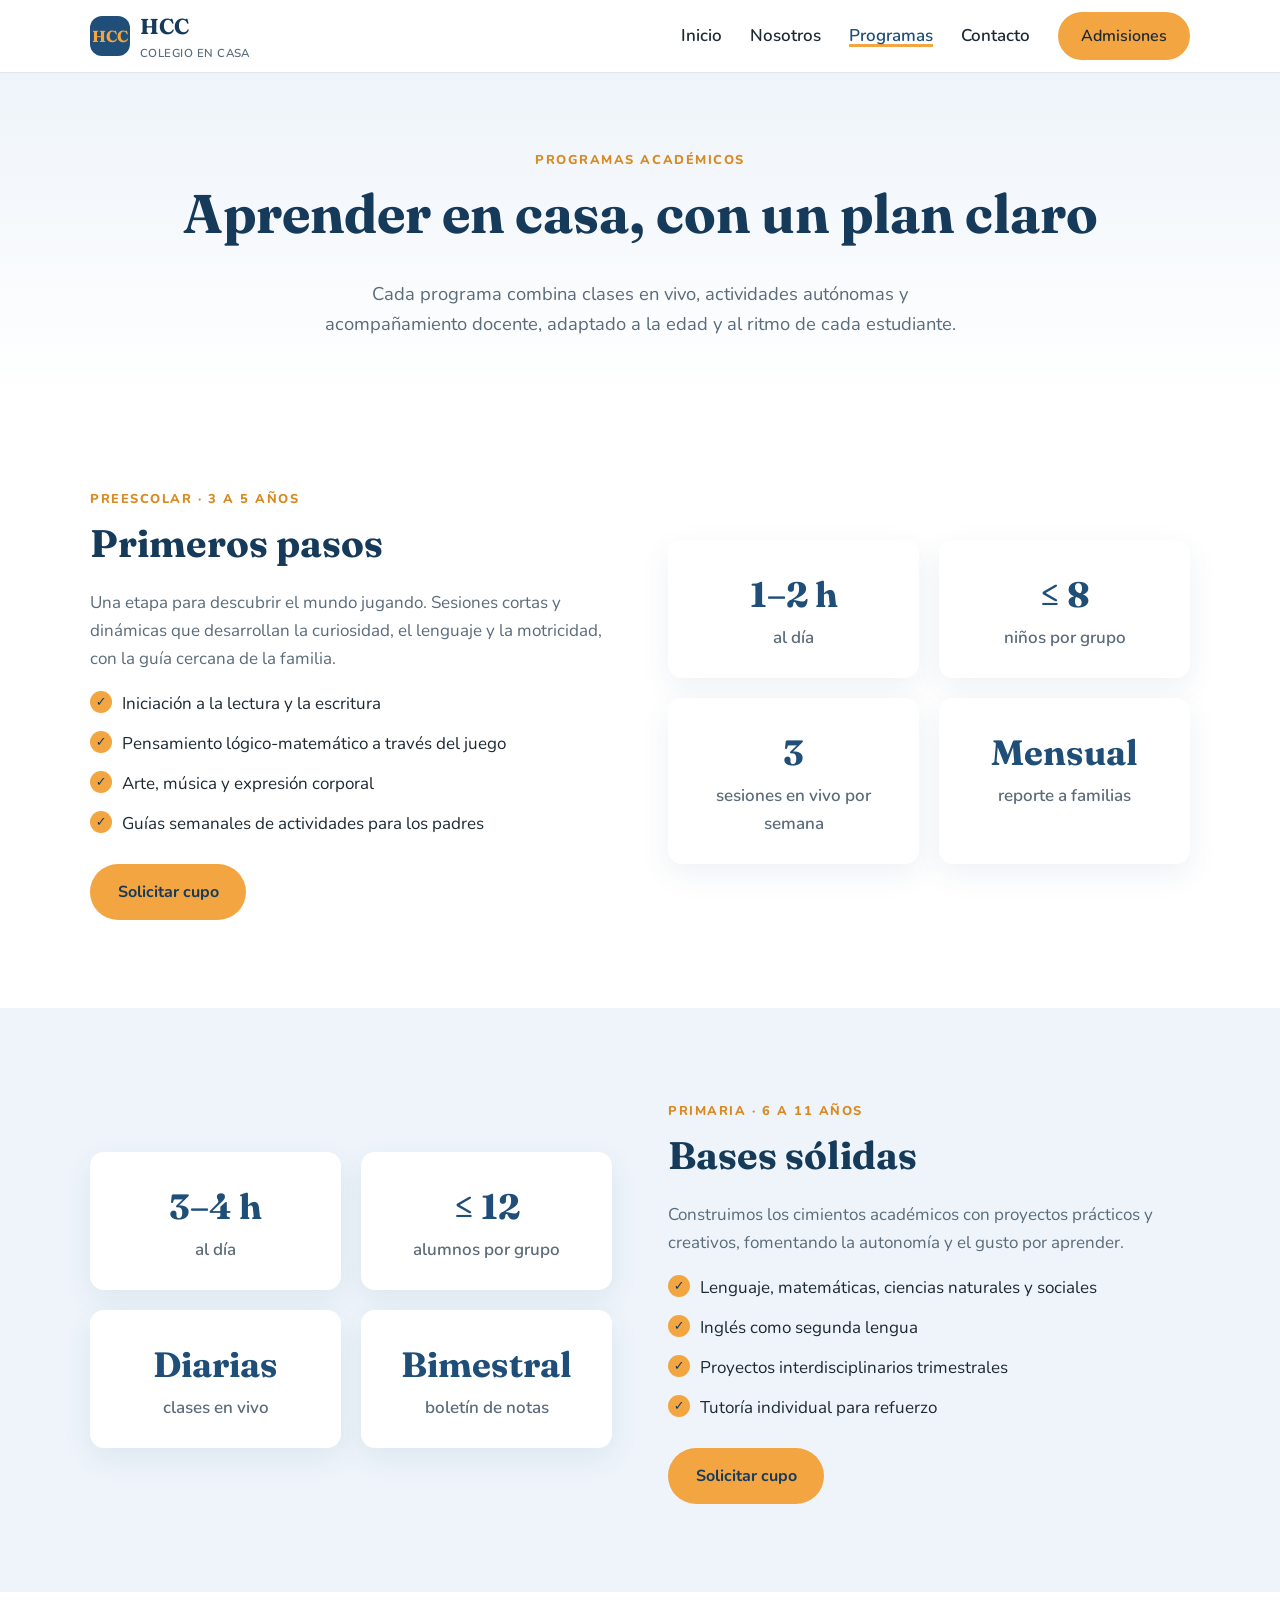
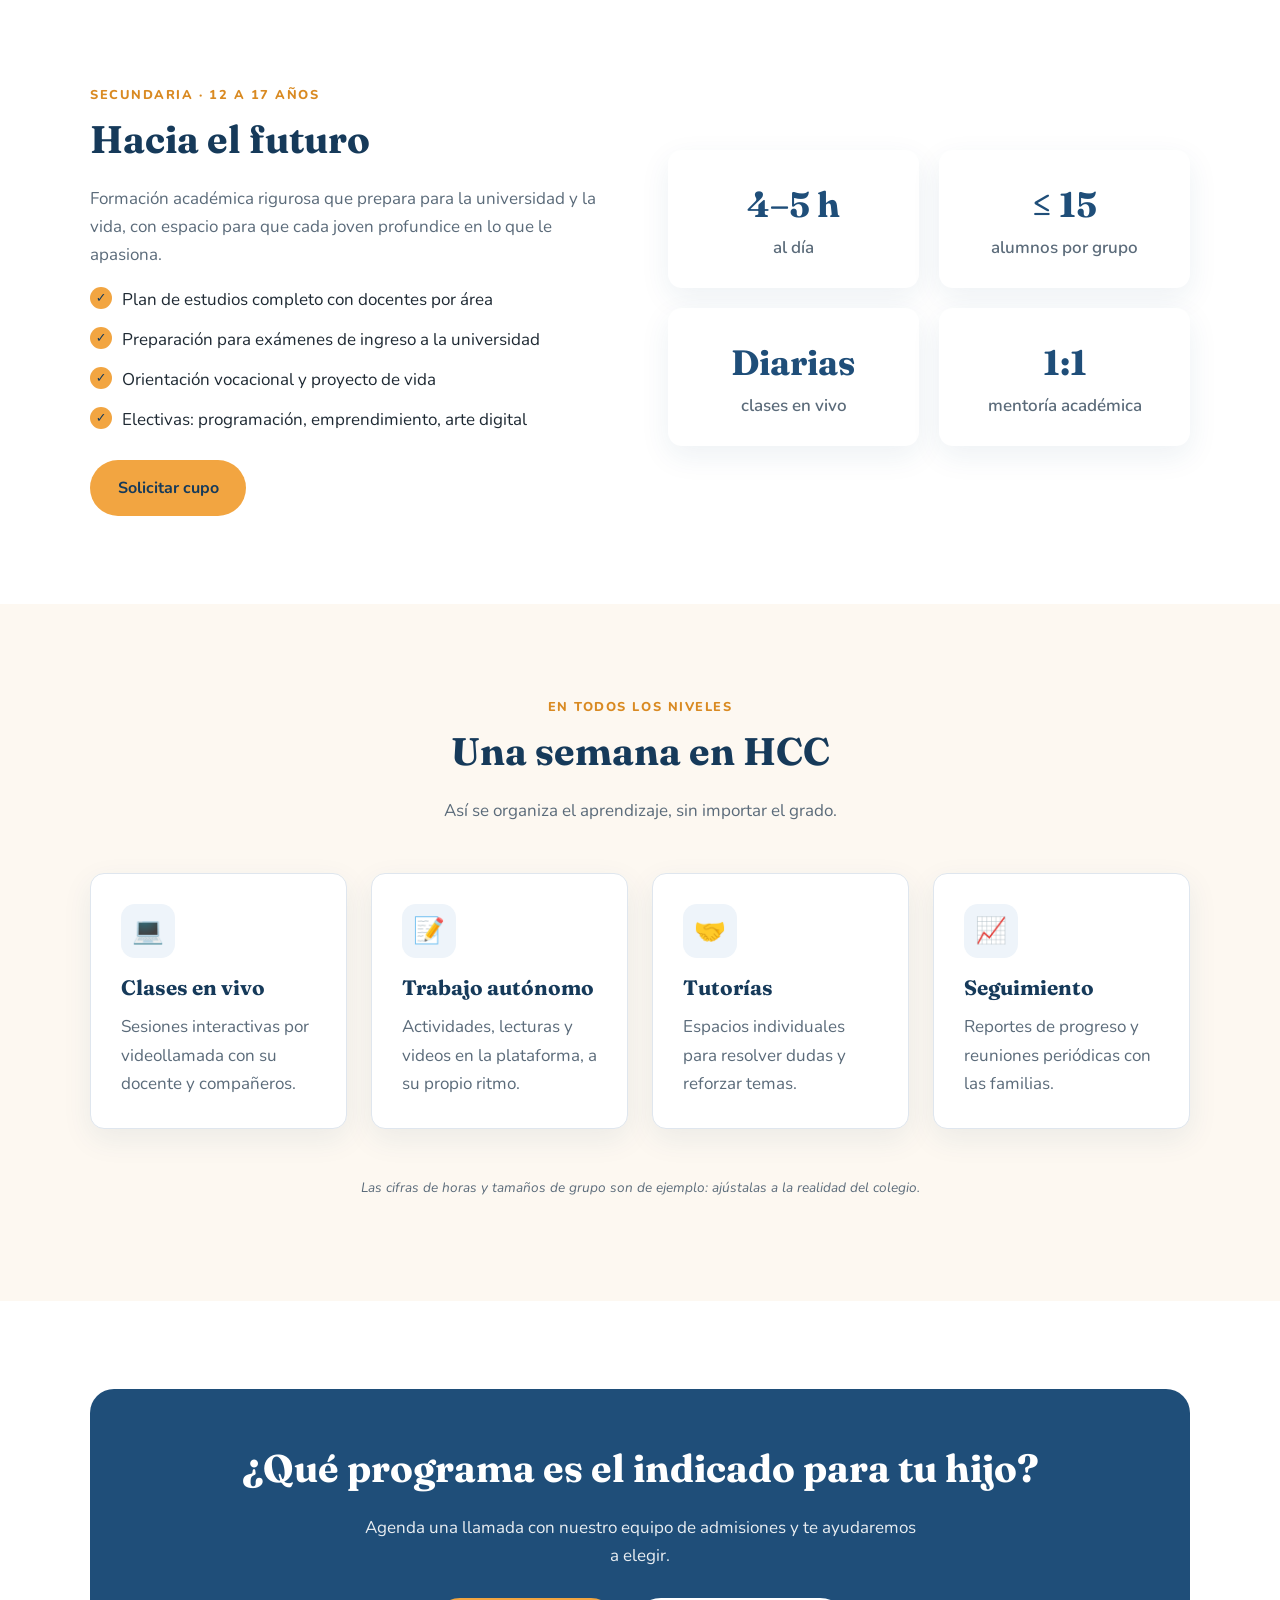
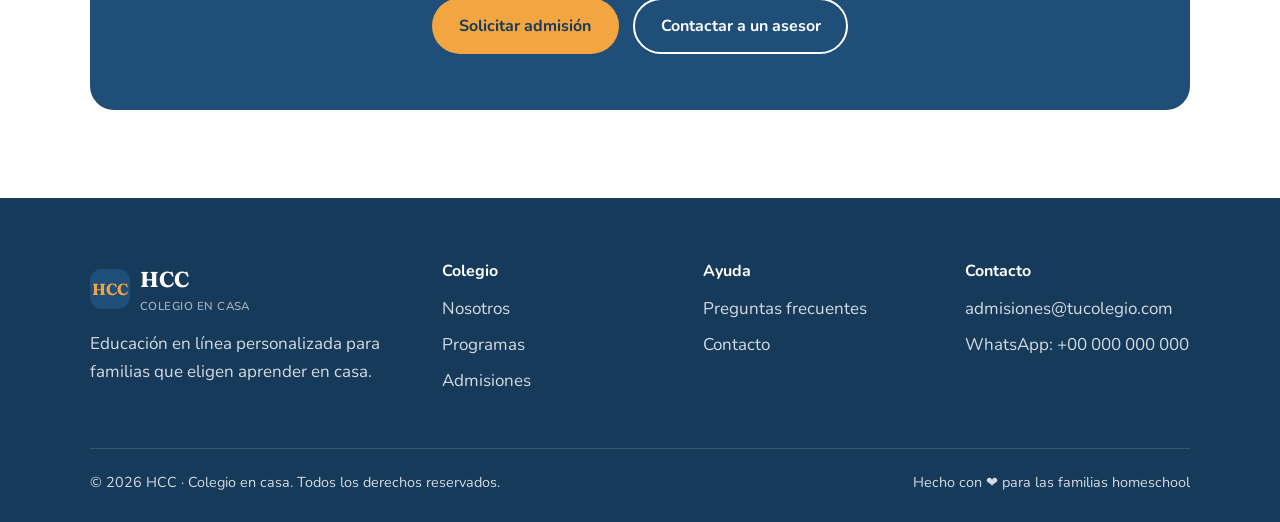
<file: programas.html>
<!DOCTYPE html>
<html lang="es">
<head>
  <meta charset="UTF-8">
  <meta name="viewport" content="width=device-width, initial-scale=1">
  <title>Programas | HCC · Colegio en casa</title>
  <meta name="description" content="Programas académicos en línea de HCC para preescolar, primaria y secundaria: clases en vivo, grupos reducidos y seguimiento personalizado.">
  <link rel="icon" href="assets/img/favicon.svg" type="image/svg+xml">
  <link rel="preconnect" href="https://fonts.googleapis.com">
  <link rel="preconnect" href="https://fonts.gstatic.com" crossorigin>
  <link href="https://fonts.googleapis.com/css2?family=Fraunces:wght@600;700&family=Nunito:wght@400;600;700;800&display=swap" rel="stylesheet">
  <link rel="stylesheet" href="assets/css/styles.css">
</head>
<body>
  <a class="skip-link" href="#contenido">Saltar al contenido</a>

  <header class="site-header">
    <div class="container header-inner">
      <a class="logo" href="index.html">
        <span class="logo-mark">HCC</span>
        <span>HCC<small>COLEGIO EN CASA</small></span>
      </a>
      <button class="nav-toggle" aria-label="Abrir menú" aria-expanded="false" aria-controls="main-nav">
        <span></span><span></span><span></span>
      </button>
      <nav class="main-nav" id="main-nav" aria-label="Principal">
        <ul>
          <li><a href="index.html">Inicio</a></li>
          <li><a href="nosotros.html">Nosotros</a></li>
          <li><a href="programas.html" aria-current="page">Programas</a></li>
          <li><a href="contacto.html">Contacto</a></li>
          <li><a class="btn btn-primary" href="admisiones.html">Admisiones</a></li>
        </ul>
      </nav>
    </div>
  </header>

  <main id="contenido">
    <section class="page-hero">
      <div class="container">
        <span class="eyebrow">Programas académicos</span>
        <h1>Aprender en casa, con un plan claro</h1>
        <p>Cada programa combina clases en vivo, actividades autónomas y acompañamiento docente, adaptado a la edad y al ritmo de cada estudiante.</p>
      </div>
    </section>

    <section class="section" id="preescolar">
      <div class="container split">
        <div>
          <span class="eyebrow">Preescolar · 3 a 5 años</span>
          <h2>Primeros pasos</h2>
          <p class="muted">Una etapa para descubrir el mundo jugando. Sesiones cortas y dinámicas que desarrollan la curiosidad, el lenguaje y la motricidad, con la guía cercana de la familia.</p>
          <ul class="check-list">
            <li>Iniciación a la lectura y la escritura</li>
            <li>Pensamiento lógico-matemático a través del juego</li>
            <li>Arte, música y expresión corporal</li>
            <li>Guías semanales de actividades para los padres</li>
          </ul>
          <a class="btn btn-primary" href="admisiones.html#solicitud">Solicitar cupo</a>
        </div>
        <div class="stat-box">
          <div class="stat"><strong>1–2 h</strong><span>al día</span></div>
          <div class="stat"><strong>≤ 8</strong><span>niños por grupo</span></div>
          <div class="stat"><strong>3</strong><span>sesiones en vivo por semana</span></div>
          <div class="stat"><strong>Mensual</strong><span>reporte a familias</span></div>
        </div>
      </div>
    </section>

    <section class="section section-soft" id="primaria">
      <div class="container split">
        <div class="stat-box">
          <div class="stat"><strong>3–4 h</strong><span>al día</span></div>
          <div class="stat"><strong>≤ 12</strong><span>alumnos por grupo</span></div>
          <div class="stat"><strong>Diarias</strong><span>clases en vivo</span></div>
          <div class="stat"><strong>Bimestral</strong><span>boletín de notas</span></div>
        </div>
        <div>
          <span class="eyebrow">Primaria · 6 a 11 años</span>
          <h2>Bases sólidas</h2>
          <p class="muted">Construimos los cimientos académicos con proyectos prácticos y creativos, fomentando la autonomía y el gusto por aprender.</p>
          <ul class="check-list">
            <li>Lenguaje, matemáticas, ciencias naturales y sociales</li>
            <li>Inglés como segunda lengua</li>
            <li>Proyectos interdisciplinarios trimestrales</li>
            <li>Tutoría individual para refuerzo</li>
          </ul>
          <a class="btn btn-primary" href="admisiones.html#solicitud">Solicitar cupo</a>
        </div>
      </div>
    </section>

    <section class="section" id="secundaria">
      <div class="container split">
        <div>
          <span class="eyebrow">Secundaria · 12 a 17 años</span>
          <h2>Hacia el futuro</h2>
          <p class="muted">Formación académica rigurosa que prepara para la universidad y la vida, con espacio para que cada joven profundice en lo que le apasiona.</p>
          <ul class="check-list">
            <li>Plan de estudios completo con docentes por área</li>
            <li>Preparación para exámenes de ingreso a la universidad</li>
            <li>Orientación vocacional y proyecto de vida</li>
            <li>Electivas: programación, emprendimiento, arte digital</li>
          </ul>
          <a class="btn btn-primary" href="admisiones.html#solicitud">Solicitar cupo</a>
        </div>
        <div class="stat-box">
          <div class="stat"><strong>4–5 h</strong><span>al día</span></div>
          <div class="stat"><strong>≤ 15</strong><span>alumnos por grupo</span></div>
          <div class="stat"><strong>Diarias</strong><span>clases en vivo</span></div>
          <div class="stat"><strong>1:1</strong><span>mentoría académica</span></div>
        </div>
      </div>
    </section>

    <section class="section section-cream">
      <div class="container">
        <div class="section-header">
          <span class="eyebrow">En todos los niveles</span>
          <h2>Una semana en HCC</h2>
          <p>Así se organiza el aprendizaje, sin importar el grado.</p>
        </div>
        <div class="grid grid-4">
          <article class="card">
            <div class="card-icon">💻</div>
            <h3>Clases en vivo</h3>
            <p class="muted">Sesiones interactivas por videollamada con su docente y compañeros.</p>
          </article>
          <article class="card">
            <div class="card-icon">📝</div>
            <h3>Trabajo autónomo</h3>
            <p class="muted">Actividades, lecturas y videos en la plataforma, a su propio ritmo.</p>
          </article>
          <article class="card">
            <div class="card-icon">🤝</div>
            <h3>Tutorías</h3>
            <p class="muted">Espacios individuales para resolver dudas y reforzar temas.</p>
          </article>
          <article class="card">
            <div class="card-icon">📈</div>
            <h3>Seguimiento</h3>
            <p class="muted">Reportes de progreso y reuniones periódicas con las familias.</p>
          </article>
        </div>
        <p class="placeholder-note text-center mt-lg">Las cifras de horas y tamaños de grupo son de ejemplo: ajústalas a la realidad del colegio.</p>
      </div>
    </section>

    <section class="section">
      <div class="container">
        <div class="cta">
          <h2>¿Qué programa es el indicado para tu hijo?</h2>
          <p>Agenda una llamada con nuestro equipo de admisiones y te ayudaremos a elegir.</p>
          <div class="hero-actions">
            <a class="btn btn-primary" href="admisiones.html#solicitud">Solicitar admisión</a>
            <a class="btn btn-light" href="contacto.html">Contactar a un asesor</a>
          </div>
        </div>
      </div>
    </section>
  </main>

  <footer class="site-footer">
    <div class="container">
      <div class="footer-grid">
        <div>
          <a class="logo" href="index.html">
            <span class="logo-mark">HCC</span>
            <span>HCC<small>COLEGIO EN CASA</small></span>
          </a>
          <p>Educación en línea personalizada para familias que eligen aprender en casa.</p>
        </div>
        <div>
          <h4>Colegio</h4>
          <ul>
            <li><a href="nosotros.html">Nosotros</a></li>
            <li><a href="programas.html">Programas</a></li>
            <li><a href="admisiones.html">Admisiones</a></li>
          </ul>
        </div>
        <div>
          <h4>Ayuda</h4>
          <ul>
            <li><a href="admisiones.html#preguntas">Preguntas frecuentes</a></li>
            <li><a href="contacto.html">Contacto</a></li>
          </ul>
        </div>
        <div>
          <h4>Contacto</h4>
          <ul>
            <li><a href="mailto:admisiones@tucolegio.com">admisiones@tucolegio.com</a></li>
            <li><a href="https://wa.me/000000000000">WhatsApp: +00 000 000 000</a></li>
          </ul>
        </div>
      </div>
      <div class="footer-bottom">
        <span>© <span data-year></span> HCC · Colegio en casa. Todos los derechos reservados.</span>
        <span>Hecho con ❤ para las familias homeschool</span>
      </div>
    </div>
  </footer>

  <script src="assets/js/main.js"></script>
</body>
</html>
</file>
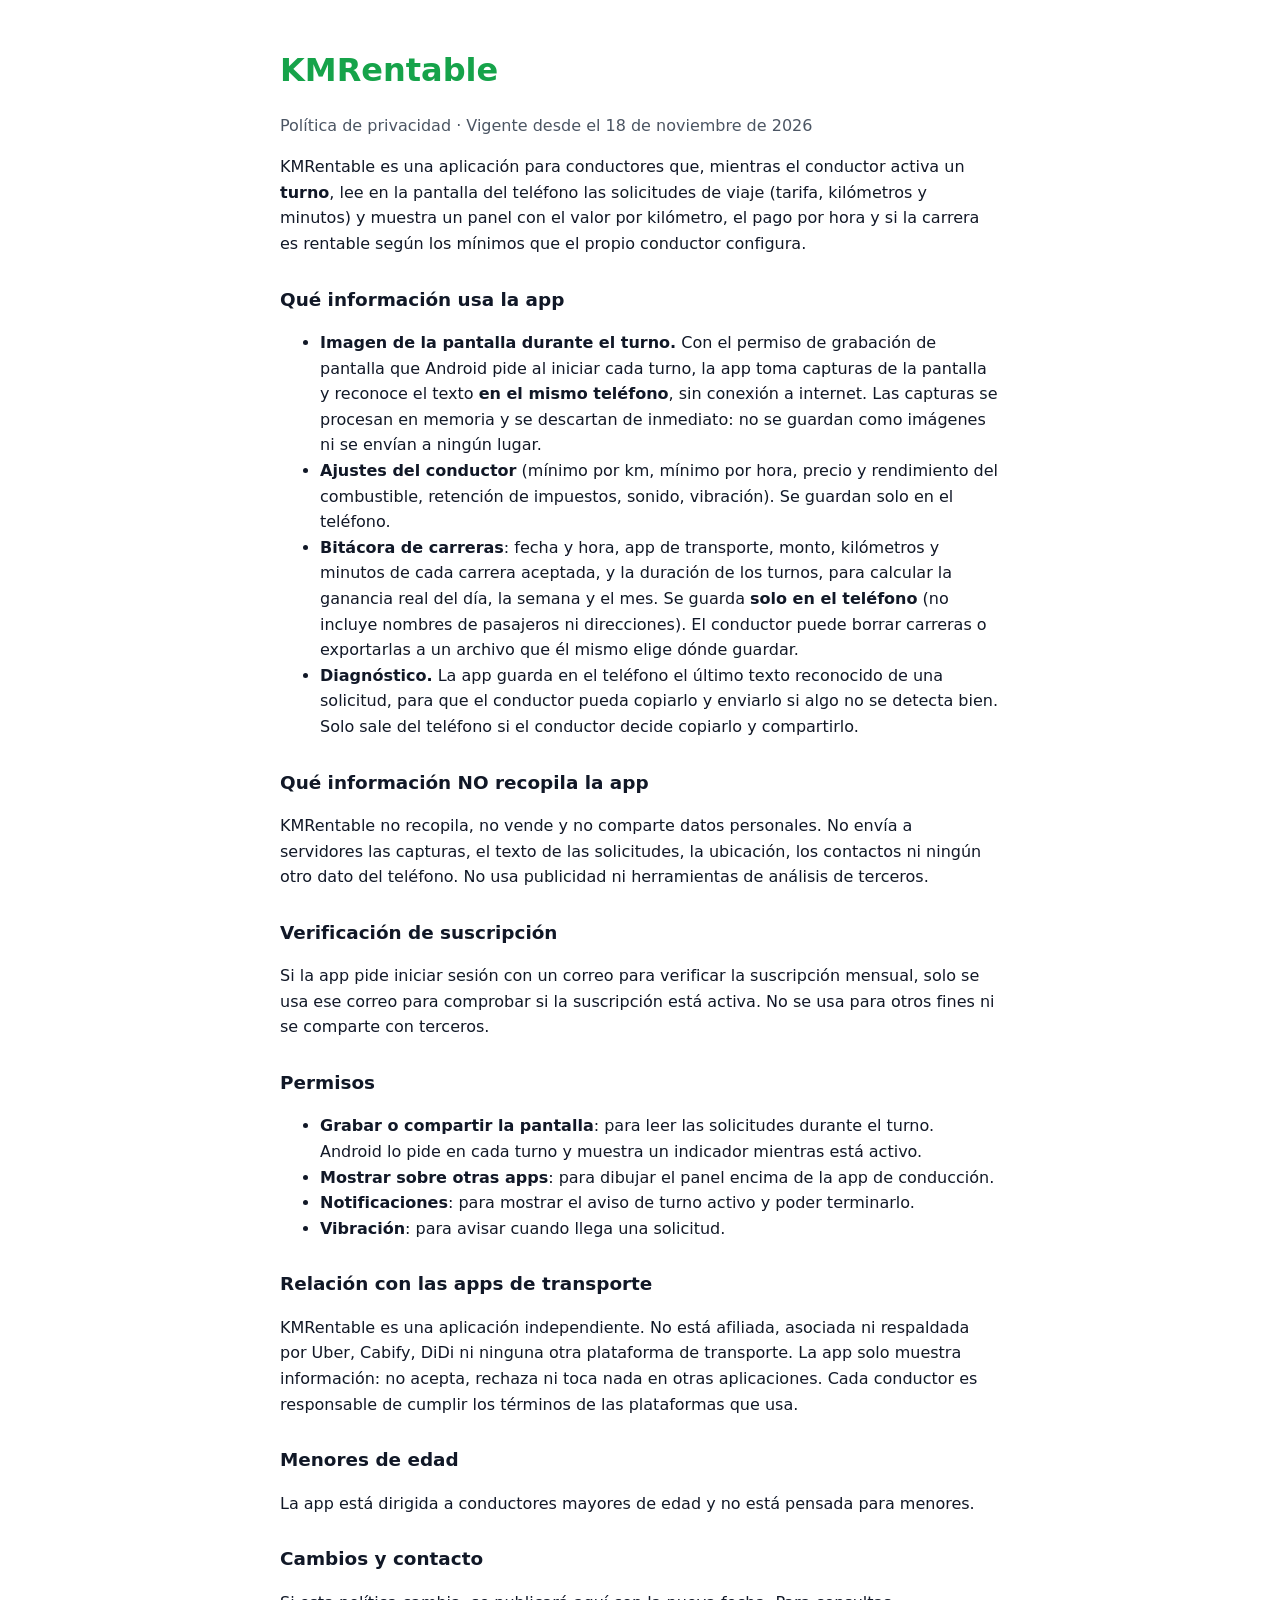
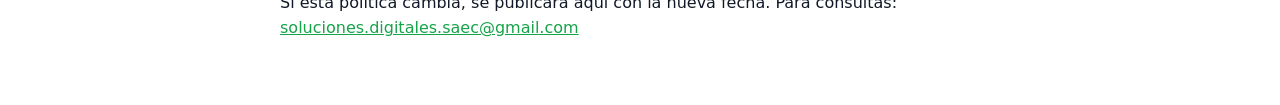
<file: carrera-rentable/play/politica-privacidad.html>
<!doctype html>
<html lang="es">
<head>
<meta charset="utf-8">
<meta name="viewport" content="width=device-width, initial-scale=1">
<title>KMRentable · Política de privacidad</title>
<style>
  :root { --bg: #ffffff; --fg: #111827; --muted: #4b5563; --accent: #16a34a; }
  @media (prefers-color-scheme: dark) { :root { --bg: #001220; --fg: #f3f4f6; --muted: #9ca3af; --accent: #4ade80; } }
  body { background: var(--bg); color: var(--fg); font-family: system-ui, -apple-system, "Segoe UI", Roboto, sans-serif;
         line-height: 1.6; margin: 0; padding: 24px 16px 48px; }
  main { max-width: 720px; margin: 0 auto; }
  h1 { color: var(--accent); margin-bottom: 4px; }
  h2 { margin-top: 28px; font-size: 1.15rem; }
  .muted { color: var(--muted); }
  a { color: var(--accent); }
</style>
</head>
<body>
<main>
<h1>KMRentable</h1>
<p class="muted">Política de privacidad · Vigente desde el 18 de noviembre de 2026</p>

<p>KMRentable es una aplicación para conductores que, mientras el conductor activa un <strong>turno</strong>,
lee en la pantalla del teléfono las solicitudes de viaje (tarifa, kilómetros y minutos) y muestra un panel
con el valor por kilómetro, el pago por hora y si la carrera es rentable según los mínimos que el propio
conductor configura.</p>

<h2>Qué información usa la app</h2>
<ul>
  <li><strong>Imagen de la pantalla durante el turno.</strong> Con el permiso de grabación de pantalla que Android
      pide al iniciar cada turno, la app toma capturas de la pantalla y reconoce el texto <strong>en el mismo
      teléfono</strong>, sin conexión a internet. Las capturas se procesan en memoria y se descartan de inmediato:
      no se guardan como imágenes ni se envían a ningún lugar.</li>
  <li><strong>Ajustes del conductor</strong> (mínimo por km, mínimo por hora, precio y rendimiento del combustible,
      retención de impuestos, sonido, vibración). Se guardan solo en el teléfono.</li>
  <li><strong>Bitácora de carreras</strong>: fecha y hora, app de transporte, monto, kilómetros y minutos de cada
      carrera aceptada, y la duración de los turnos, para calcular la ganancia real del día, la semana y el mes.
      Se guarda <strong>solo en el teléfono</strong> (no incluye nombres de pasajeros ni direcciones). El conductor
      puede borrar carreras o exportarlas a un archivo que él mismo elige dónde guardar.</li>
  <li><strong>Diagnóstico.</strong> La app guarda en el teléfono el último texto reconocido de una solicitud,
      para que el conductor pueda copiarlo y enviarlo si algo no se detecta bien. Solo sale del teléfono si el
      conductor decide copiarlo y compartirlo.</li>
</ul>

<h2>Qué información NO recopila la app</h2>
<p>KMRentable no recopila, no vende y no comparte datos personales. No envía a servidores las capturas, el texto
de las solicitudes, la ubicación, los contactos ni ningún otro dato del teléfono. No usa publicidad ni
herramientas de análisis de terceros.</p>

<h2>Verificación de suscripción</h2>
<p>Si la app pide iniciar sesión con un correo para verificar la suscripción mensual, solo se usa ese correo para
comprobar si la suscripción está activa. No se usa para otros fines ni se comparte con terceros.</p>

<h2>Permisos</h2>
<ul>
  <li><strong>Grabar o compartir la pantalla</strong>: para leer las solicitudes durante el turno. Android lo
      pide en cada turno y muestra un indicador mientras está activo.</li>
  <li><strong>Mostrar sobre otras apps</strong>: para dibujar el panel encima de la app de conducción.</li>
  <li><strong>Notificaciones</strong>: para mostrar el aviso de turno activo y poder terminarlo.</li>
  <li><strong>Vibración</strong>: para avisar cuando llega una solicitud.</li>
</ul>

<h2>Relación con las apps de transporte</h2>
<p>KMRentable es una aplicación independiente. No está afiliada, asociada ni respaldada por Uber, Cabify, DiDi ni
ninguna otra plataforma de transporte. La app solo muestra información: no acepta, rechaza ni toca nada en otras
aplicaciones. Cada conductor es responsable de cumplir los términos de las plataformas que usa.</p>

<h2>Menores de edad</h2>
<p>La app está dirigida a conductores mayores de edad y no está pensada para menores.</p>

<h2>Cambios y contacto</h2>
<p>Si esta política cambia, se publicará aquí con la nueva fecha. Para consultas:
<a href="mailto:soluciones.digitales.saec@gmail.com">soluciones.digitales.saec@gmail.com</a></p>
</main>
</body>
</html>
</file>
<file: assets/css/styles.css>
/* ==========================================================================
   HCC — Colegio en casa · Hoja de estilos principal
   Cambia los colores de la marca en :root
   ========================================================================== */

:root {
  --color-primary: #1f4e79;
  --color-primary-dark: #163a5a;
  --color-accent: #f2a541;
  --color-accent-dark: #d98a22;
  --color-soft: #eef4fa;
  --color-cream: #fdf8f1;
  --color-text: #1e2933;
  --color-muted: #5b6b7a;
  --color-border: #dfe6ee;
  --color-white: #ffffff;
  --color-error: #c0392b;
  --color-success: #1e8449;

  --font-heading: "Fraunces", Georgia, serif;
  --font-body: "Nunito", system-ui, -apple-system, "Segoe UI", sans-serif;

  --radius: 14px;
  --radius-lg: 24px;
  --shadow: 0 10px 30px rgba(31, 78, 121, 0.08);
  --container: 1140px;
}

*,
*::before,
*::after {
  box-sizing: border-box;
}

html {
  scroll-behavior: smooth;
}

body {
  margin: 0;
  font-family: var(--font-body);
  font-size: 1.0625rem;
  line-height: 1.65;
  color: var(--color-text);
  background: var(--color-white);
}

img {
  max-width: 100%;
  display: block;
}

a {
  color: var(--color-primary);
}

h1,
h2,
h3,
h4 {
  font-family: var(--font-heading);
  line-height: 1.2;
  color: var(--color-primary-dark);
  margin: 0 0 0.6em;
}

h1 { font-size: clamp(2.2rem, 5vw, 3.4rem); }
h2 { font-size: clamp(1.7rem, 3.5vw, 2.4rem); }
h3 { font-size: 1.3rem; }

p {
  margin: 0 0 1em;
}

.container {
  width: 100%;
  max-width: var(--container);
  margin: 0 auto;
  padding: 0 20px;
}

.skip-link {
  position: absolute;
  left: -999px;
  top: 0;
  background: var(--color-primary);
  color: var(--color-white);
  padding: 10px 16px;
  z-index: 100;
}

.skip-link:focus {
  left: 10px;
}

/* ---------- Botones ---------- */

.btn {
  display: inline-block;
  padding: 0.8em 1.6em;
  border-radius: 999px;
  font-weight: 700;
  text-decoration: none;
  border: 2px solid transparent;
  cursor: pointer;
  font-family: inherit;
  font-size: 1rem;
  transition: background 0.2s, color 0.2s, transform 0.2s;
}

.btn:hover {
  transform: translateY(-2px);
}

.btn-primary {
  background: var(--color-accent);
  color: var(--color-primary-dark);
}

.btn-primary:hover {
  background: var(--color-accent-dark);
}

.btn-outline {
  border-color: var(--color-primary);
  color: var(--color-primary);
  background: transparent;
}

.btn-outline:hover {
  background: var(--color-primary);
  color: var(--color-white);
}

.btn-light {
  border-color: var(--color-white);
  color: var(--color-white);
  background: transparent;
}

.btn-light:hover {
  background: var(--color-white);
  color: var(--color-primary);
}

/* ---------- Encabezado ---------- */

.site-header {
  position: sticky;
  top: 0;
  z-index: 50;
  background: rgba(255, 255, 255, 0.96);
  backdrop-filter: blur(6px);
  border-bottom: 1px solid var(--color-border);
}

.header-inner {
  display: flex;
  align-items: center;
  justify-content: space-between;
  height: 72px;
}

.logo {
  display: flex;
  align-items: center;
  gap: 10px;
  text-decoration: none;
  font-family: var(--font-heading);
  font-weight: 700;
  font-size: 1.35rem;
  color: var(--color-primary-dark);
}

.logo-mark {
  display: grid;
  place-items: center;
  width: 40px;
  height: 40px;
  border-radius: 12px;
  background: var(--color-primary);
  color: var(--color-accent);
  font-size: 1rem;
}

.logo small {
  display: block;
  font-family: var(--font-body);
  font-size: 0.72rem;
  font-weight: 600;
  color: var(--color-muted);
  letter-spacing: 0.04em;
}

.main-nav ul {
  list-style: none;
  display: flex;
  align-items: center;
  gap: 28px;
  margin: 0;
  padding: 0;
}

.main-nav a {
  text-decoration: none;
  color: var(--color-text);
  font-weight: 600;
}

.main-nav a:hover,
.main-nav a[aria-current="page"] {
  color: var(--color-primary);
}

.main-nav a[aria-current="page"]:not(.btn) {
  box-shadow: inset 0 -3px 0 var(--color-accent);
}

.main-nav .btn {
  padding: 0.55em 1.3em;
}

.nav-toggle {
  display: none;
  background: none;
  border: 0;
  padding: 8px;
  cursor: pointer;
}

.nav-toggle span {
  display: block;
  width: 26px;
  height: 3px;
  margin: 5px 0;
  background: var(--color-primary-dark);
  border-radius: 3px;
  transition: transform 0.25s, opacity 0.25s;
}

@media (max-width: 860px) {
  .nav-toggle {
    display: block;
  }

  .main-nav {
    position: absolute;
    top: 72px;
    left: 0;
    right: 0;
    background: var(--color-white);
    border-bottom: 1px solid var(--color-border);
    display: none;
  }

  .main-nav.is-open {
    display: block;
  }

  .main-nav ul {
    flex-direction: column;
    align-items: stretch;
    gap: 0;
    padding: 10px 20px 20px;
  }

  .main-nav li a {
    display: block;
    padding: 12px 0;
  }

  .main-nav a[aria-current="page"]:not(.btn) {
    box-shadow: none;
  }

  .main-nav .btn {
    text-align: center;
    margin-top: 10px;
  }

  .nav-toggle[aria-expanded="true"] span:nth-child(1) { transform: translateY(8px) rotate(45deg); }
  .nav-toggle[aria-expanded="true"] span:nth-child(2) { opacity: 0; }
  .nav-toggle[aria-expanded="true"] span:nth-child(3) { transform: translateY(-8px) rotate(-45deg); }
}

/* ---------- Secciones ---------- */

.section {
  padding: 88px 0;
}

.section-soft {
  background: var(--color-soft);
}

.section-cream {
  background: var(--color-cream);
}

.section-header {
  max-width: 680px;
  margin: 0 auto 48px;
  text-align: center;
}

.section-header p {
  color: var(--color-muted);
}

.eyebrow {
  display: inline-block;
  font-size: 0.8rem;
  font-weight: 800;
  letter-spacing: 0.12em;
  text-transform: uppercase;
  color: var(--color-accent-dark);
  margin-bottom: 10px;
}

/* ---------- Hero ---------- */

.hero {
  padding: 80px 0 96px;
  background:
    radial-gradient(circle at 85% 20%, rgba(242, 165, 65, 0.18), transparent 45%),
    linear-gradient(180deg, var(--color-soft), var(--color-white));
}

.hero-grid {
  display: grid;
  grid-template-columns: 1.1fr 0.9fr;
  gap: 56px;
  align-items: center;
}

.hero p.lead {
  font-size: 1.2rem;
  color: var(--color-muted);
  max-width: 540px;
}

.hero-actions {
  display: flex;
  flex-wrap: wrap;
  gap: 14px;
  margin-top: 28px;
}

.hero-badges {
  display: flex;
  flex-wrap: wrap;
  gap: 22px;
  margin-top: 36px;
  font-weight: 700;
  color: var(--color-primary-dark);
  font-size: 0.95rem;
}

.hero-badges span::before {
  content: "✓";
  color: var(--color-accent-dark);
  margin-right: 6px;
}

.hero-visual {
  position: relative;
  aspect-ratio: 1 / 1;
  border-radius: var(--radius-lg);
  background: var(--color-primary);
  overflow: hidden;
  box-shadow: var(--shadow);
}

.hero-visual svg {
  width: 100%;
  height: 100%;
}

.hero-card {
  position: absolute;
  background: var(--color-white);
  border-radius: var(--radius);
  padding: 14px 18px;
  box-shadow: var(--shadow);
  font-size: 0.9rem;
  font-weight: 700;
  color: var(--color-primary-dark);
}

.hero-card strong {
  display: block;
  font-family: var(--font-heading);
  font-size: 1.4rem;
  color: var(--color-accent-dark);
}

.hero-card.one { left: 18px; bottom: 22px; }
.hero-card.two { right: 18px; top: 22px; }

.page-hero {
  padding: 72px 0 56px;
  background: linear-gradient(180deg, var(--color-soft), var(--color-white));
  text-align: center;
}

.page-hero p {
  max-width: 640px;
  margin: 0 auto;
  color: var(--color-muted);
  font-size: 1.15rem;
}

@media (max-width: 860px) {
  .hero-grid {
    grid-template-columns: 1fr;
  }

  .hero-visual {
    max-width: 420px;
    margin: 0 auto;
    width: 100%;
  }
}

/* ---------- Tarjetas y grillas ---------- */

.grid {
  display: grid;
  gap: 24px;
}

.grid-2 { grid-template-columns: repeat(2, 1fr); }
.grid-3 { grid-template-columns: repeat(3, 1fr); }
.grid-4 { grid-template-columns: repeat(4, 1fr); }

@media (max-width: 960px) {
  .grid-3,
  .grid-4 {
    grid-template-columns: repeat(2, 1fr);
  }
}

@media (max-width: 640px) {
  .grid-2,
  .grid-3,
  .grid-4 {
    grid-template-columns: 1fr;
  }
}

.card {
  background: var(--color-white);
  border: 1px solid var(--color-border);
  border-radius: var(--radius);
  padding: 30px;
  box-shadow: var(--shadow);
}

.card p:last-child {
  margin-bottom: 0;
}

.card-icon {
  display: grid;
  place-items: center;
  width: 54px;
  height: 54px;
  border-radius: 14px;
  background: var(--color-soft);
  font-size: 1.6rem;
  margin-bottom: 18px;
}

.card .muted,
.muted {
  color: var(--color-muted);
}

.program-card {
  display: flex;
  flex-direction: column;
}

.program-card .tag {
  align-self: flex-start;
  background: var(--color-cream);
  color: var(--color-accent-dark);
  font-weight: 800;
  font-size: 0.8rem;
  padding: 4px 12px;
  border-radius: 999px;
  margin-bottom: 14px;
}

.program-card ul {
  padding-left: 1.2em;
  margin: 0 0 1.2em;
  color: var(--color-muted);
}

.program-card .btn {
  margin-top: auto;
  align-self: flex-start;
}

/* ---------- Pasos ---------- */

.steps {
  counter-reset: step;
  display: grid;
  grid-template-columns: repeat(4, 1fr);
  gap: 24px;
  list-style: none;
  padding: 0;
  margin: 0;
}

.steps li {
  position: relative;
  padding: 64px 22px 24px;
  background: var(--color-white);
  border-radius: var(--radius);
  border: 1px solid var(--color-border);
}

.steps li::before {
  counter-increment: step;
  content: counter(step);
  position: absolute;
  top: 20px;
  left: 22px;
  display: grid;
  place-items: center;
  width: 34px;
  height: 34px;
  border-radius: 50%;
  background: var(--color-accent);
  color: var(--color-primary-dark);
  font-weight: 800;
}

.steps h3 {
  font-size: 1.1rem;
}

.steps p {
  color: var(--color-muted);
  margin: 0;
  font-size: 0.97rem;
}

@media (max-width: 960px) {
  .steps { grid-template-columns: repeat(2, 1fr); }
}

@media (max-width: 560px) {
  .steps { grid-template-columns: 1fr; }
}

/* ---------- Dos columnas ---------- */

.split {
  display: grid;
  grid-template-columns: 1fr 1fr;
  gap: 56px;
  align-items: center;
}

@media (max-width: 860px) {
  .split { grid-template-columns: 1fr; }
}

.check-list {
  list-style: none;
  padding: 0;
  margin: 0 0 1.5em;
}

.check-list li {
  position: relative;
  padding-left: 32px;
  margin-bottom: 12px;
}

.check-list li::before {
  content: "✓";
  position: absolute;
  left: 0;
  top: 1px;
  width: 22px;
  height: 22px;
  border-radius: 50%;
  background: var(--color-accent);
  color: var(--color-primary-dark);
  font-size: 0.8rem;
  font-weight: 800;
  display: grid;
  place-items: center;
}

.stat-box {
  display: grid;
  grid-template-columns: repeat(2, 1fr);
  gap: 20px;
}

.stat {
  background: var(--color-white);
  border-radius: var(--radius);
  padding: 26px;
  text-align: center;
  box-shadow: var(--shadow);
}

.stat strong {
  display: block;
  font-family: var(--font-heading);
  font-size: 2.2rem;
  color: var(--color-primary);
}

.stat span {
  color: var(--color-muted);
  font-weight: 600;
}

@media (max-width: 560px) {
  .stat-box { gap: 12px; }
  .stat { padding: 18px 10px; }
  .stat strong { font-size: 1.5rem; }
  .stat span { font-size: 0.9rem; }
}

/* ---------- Testimonios ---------- */

.quote {
  font-size: 1.05rem;
}

.quote footer {
  margin-top: 16px;
  font-weight: 700;
  color: var(--color-primary-dark);
}

.quote footer span {
  display: block;
  font-weight: 600;
  color: var(--color-muted);
  font-size: 0.9rem;
}

/* ---------- FAQ ---------- */

.faq {
  max-width: 820px;
  margin: 0 auto;
}

.faq details {
  background: var(--color-white);
  border: 1px solid var(--color-border);
  border-radius: var(--radius);
  padding: 18px 24px;
  margin-bottom: 14px;
}

.faq summary {
  cursor: pointer;
  font-weight: 700;
  color: var(--color-primary-dark);
  list-style: none;
  position: relative;
  padding-right: 30px;
}

.faq summary::-webkit-details-marker {
  display: none;
}

.faq summary::after {
  content: "+";
  position: absolute;
  right: 0;
  top: -2px;
  font-size: 1.4rem;
  color: var(--color-accent-dark);
}

.faq details[open] summary::after {
  content: "–";
}

.faq details p {
  margin: 12px 0 0;
  color: var(--color-muted);
}

/* ---------- Llamado a la acción ---------- */

.cta {
  background: var(--color-primary);
  color: var(--color-white);
  border-radius: var(--radius-lg);
  padding: 56px;
  text-align: center;
}

.cta h2 {
  color: var(--color-white);
}

.cta p {
  max-width: 560px;
  margin: 0 auto 26px;
  opacity: 0.9;
}

.cta .hero-actions {
  justify-content: center;
}

@media (max-width: 560px) {
  .cta { padding: 40px 24px; }
}

/* ---------- Formularios ---------- */

.form-card {
  background: var(--color-white);
  border-radius: var(--radius-lg);
  padding: 40px;
  box-shadow: var(--shadow);
  border: 1px solid var(--color-border);
}

@media (max-width: 560px) {
  .form-card { padding: 26px 20px; }
}

.form-card fieldset {
  border: 0;
  padding: 0;
  margin: 0 0 28px;
}

.form-card legend {
  font-family: var(--font-heading);
  font-size: 1.25rem;
  font-weight: 700;
  color: var(--color-primary-dark);
  margin-bottom: 16px;
}

.form-grid {
  display: grid;
  grid-template-columns: 1fr 1fr;
  gap: 18px;
}

.form-grid .full {
  grid-column: 1 / -1;
}

@media (max-width: 640px) {
  .form-grid { grid-template-columns: 1fr; }
}

.field label {
  display: block;
  font-weight: 700;
  font-size: 0.95rem;
  margin-bottom: 6px;
}

.field .req {
  color: var(--color-error);
}

.field input,
.field select,
.field textarea {
  width: 100%;
  padding: 12px 14px;
  border: 1.5px solid var(--color-border);
  border-radius: 10px;
  font-family: inherit;
  font-size: 1rem;
  color: var(--color-text);
  background: var(--color-white);
  transition: border-color 0.2s, box-shadow 0.2s;
}

.field input:focus,
.field select:focus,
.field textarea:focus {
  outline: none;
  border-color: var(--color-primary);
  box-shadow: 0 0 0 3px rgba(31, 78, 121, 0.15);
}

.field.has-error input,
.field.has-error select,
.field.has-error textarea {
  border-color: var(--color-error);
}

.field .error-msg {
  display: none;
  color: var(--color-error);
  font-size: 0.85rem;
  margin-top: 4px;
}

.field.has-error .error-msg {
  display: block;
}

.field-check {
  display: flex;
  gap: 10px;
  align-items: flex-start;
  font-size: 0.95rem;
}

.field-check input {
  padding: 0;
  margin-top: 5px;
  width: 18px;
  height: 18px;
  flex-shrink: 0;
}

.form-status {
  display: none;
  margin-top: 20px;
  padding: 16px 18px;
  border-radius: 10px;
  font-weight: 600;
}

.form-status.success {
  display: block;
  background: #e8f6ee;
  color: var(--color-success);
}

.form-status.error {
  display: block;
  background: #fbeceb;
  color: var(--color-error);
}

.hp-field {
  position: absolute;
  left: -9999px;
}

/* ---------- Contacto ---------- */

.contact-list {
  list-style: none;
  padding: 0;
  margin: 0;
}

.contact-list li {
  display: flex;
  gap: 14px;
  margin-bottom: 20px;
}

.contact-list .card-icon {
  margin: 0;
  flex-shrink: 0;
}

.contact-list strong {
  display: block;
  color: var(--color-primary-dark);
}

/* ---------- Pie de página ---------- */

.site-footer {
  background: var(--color-primary-dark);
  color: rgba(255, 255, 255, 0.82);
  padding: 64px 0 28px;
  margin-top: 0;
}

.site-footer a {
  color: rgba(255, 255, 255, 0.82);
  text-decoration: none;
}

.site-footer a:hover {
  color: var(--color-accent);
}

.footer-grid {
  display: grid;
  grid-template-columns: 1.4fr 1fr 1fr 1fr;
  gap: 36px;
}

.site-footer h4 {
  color: var(--color-white);
  font-family: var(--font-body);
  font-size: 1rem;
  margin-bottom: 14px;
}

.site-footer ul {
  list-style: none;
  padding: 0;
  margin: 0;
}

.site-footer li {
  margin-bottom: 8px;
}

.site-footer .logo {
  color: var(--color-white);
  margin-bottom: 14px;
}

.site-footer .logo small {
  color: rgba(255, 255, 255, 0.6);
}

.footer-bottom {
  border-top: 1px solid rgba(255, 255, 255, 0.15);
  margin-top: 44px;
  padding-top: 22px;
  font-size: 0.9rem;
  display: flex;
  justify-content: space-between;
  flex-wrap: wrap;
  gap: 10px;
}

@media (max-width: 860px) {
  .footer-grid { grid-template-columns: 1fr 1fr; }
}

@media (max-width: 520px) {
  .footer-grid { grid-template-columns: 1fr; }
}

/* ---------- Utilidades ---------- */

.text-center { text-align: center; }
.mt-lg { margin-top: 48px; }

.placeholder-note {
  font-size: 0.85rem;
  color: var(--color-muted);
  font-style: italic;
}

@media (prefers-reduced-motion: reduce) {
  html { scroll-behavior: auto; }
  .btn:hover { transform: none; }
}
</file>
